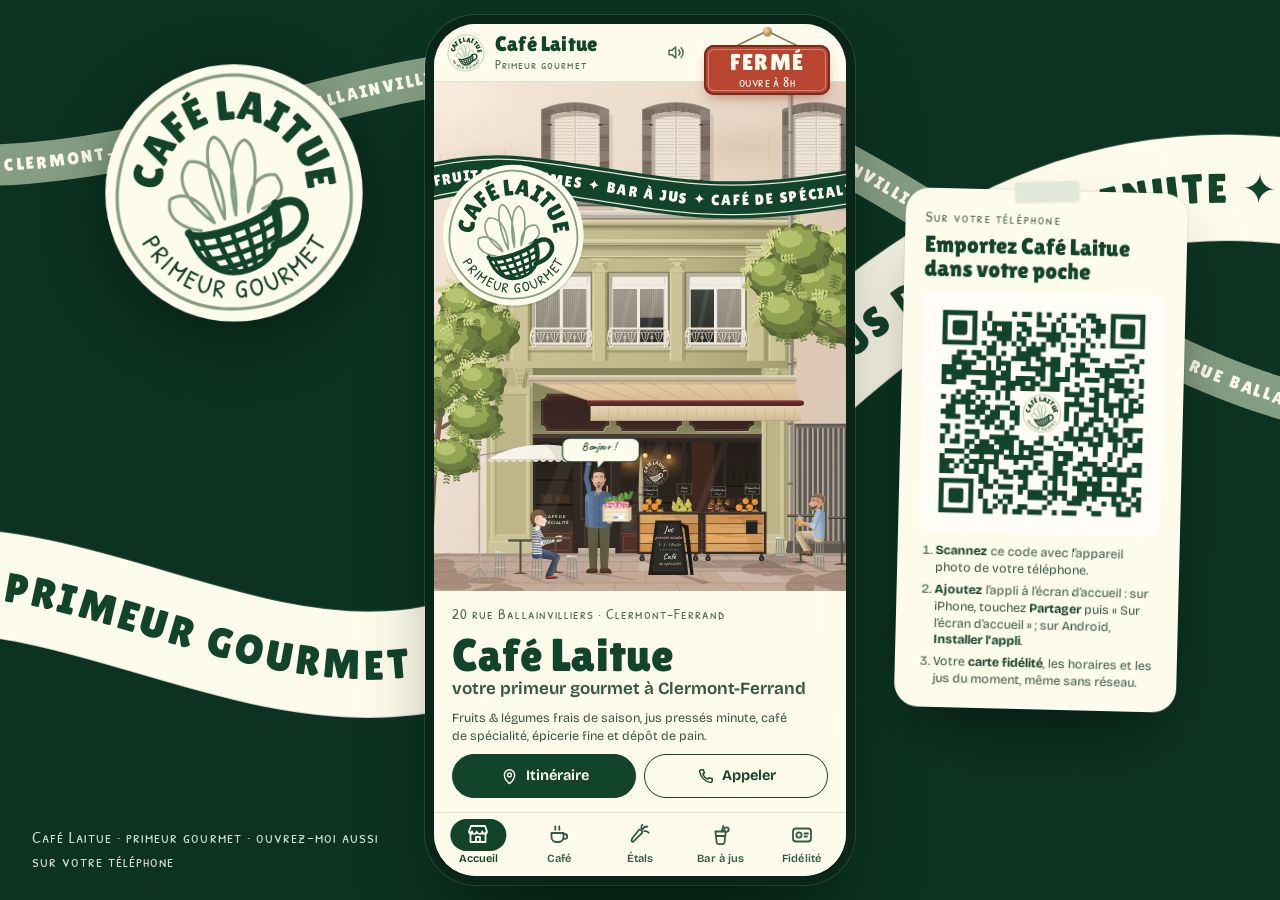
<file: index.html>
<!doctype html>
<html lang="fr-FR" class="no-js">
<head>
  <meta charset="utf-8">
  <meta name="viewport" content="width=device-width, initial-scale=1, viewport-fit=cover">
  <title>Café Laitue · Primeur gourmet, jus pressés & café de spécialité à Clermont-Ferrand</title>
  <meta name="description" content="Café Laitue, votre primeur gourmet au 20 rue Ballainvilliers à Clermont-Ferrand : fruits et légumes de saison, paniers à prix fixe, bar à jus pressés minute à composer, café de spécialité Kaduck, épicerie fine et pain Atelier Bon.">
  <link rel="canonical" href="https://maliciousmusic.github.io/cafe-laitue/">
  <meta name="robots" content="index, follow, max-image-preview:large, max-snippet:-1">
  <meta name="theme-color" content="#FDFBEB">
  <meta name="color-scheme" content="light only">
  <meta name="format-detection" content="telephone=no">

  <!-- Partage (Open Graph / réseaux) -->
  <meta property="og:type" content="website">
  <meta property="og:locale" content="fr_FR">
  <meta property="og:site_name" content="Café Laitue">
  <meta property="og:title" content="Café Laitue — Primeur gourmet à Clermont-Ferrand">
  <meta property="og:description" content="Fruits & légumes frais, jus pressés minute, café de spécialité, épicerie fine et dépôt de pain. 20 rue Ballainvilliers, Clermont-Ferrand.">
  <meta property="og:url" content="https://maliciousmusic.github.io/cafe-laitue/">
  <meta property="og:image" content="https://maliciousmusic.github.io/cafe-laitue/assets/img/og-cafe-laitue.jpg">
  <meta property="og:image:width" content="1200">
  <meta property="og:image:height" content="630">
  <meta property="og:image:alt" content="Le primeur de Café Laitue dans sa boutique de fruits et légumes, rue Ballainvilliers à Clermont-Ferrand">
  <meta name="twitter:card" content="summary_large_image">

  <!-- Référencement local -->
  <meta name="geo.region" content="FR-63">
  <meta name="geo.placename" content="Clermont-Ferrand">
  <meta name="geo.position" content="45.7754452;3.0865071">
  <meta name="ICBM" content="45.7754452, 3.0865071">

  <!-- Appli (PWA) -->
  <link rel="manifest" href="manifest.webmanifest">
  <link rel="icon" href="assets/icons/favicon.svg?v=2" type="image/svg+xml">
  <link rel="icon" href="assets/icons/favicon-32.png?v=2" sizes="32x32" type="image/png">
  <link rel="apple-touch-icon" href="assets/icons/apple-touch-icon.png?v=2">
  <meta name="mobile-web-app-capable" content="yes">
  <meta name="apple-mobile-web-app-capable" content="yes">
  <meta name="apple-mobile-web-app-title" content="Café Laitue">
  <meta name="apple-mobile-web-app-status-bar-style" content="default">

  <!-- Résumé pour les assistants IA -->
  <link rel="alternate" type="text/markdown" href="llms.txt" title="Café Laitue — résumé pour les IA">

  <link rel="preload" href="assets/fonts/lilita-one-400-latin.woff2" as="font" type="font/woff2" crossorigin>
  <link rel="preload" href="assets/fonts/bricolage-grotesque-400-800-latin.woff2" as="font" type="font/woff2" crossorigin>
  <link rel="preload" href="assets/fonts/patrick-hand-sc-400-latin.woff2" as="font" type="font/woff2" crossorigin>
  <link rel="stylesheet" href="assets/css/fonts.css">
  <link rel="stylesheet" href="assets/css/app.css">
  <link rel="modulepreload" href="assets/js/main.js">
  <link rel="modulepreload" href="assets/js/lib/motion.js">
  <link rel="modulepreload" href="assets/js/lib/sound.js">
  <link rel="modulepreload" href="assets/js/features/splash.js">
  <link rel="modulepreload" href="assets/js/lib/svg.js">
  <link rel="modulepreload" href="assets/js/features/hours.js">
  <link rel="modulepreload" href="assets/js/config.js">
  <link rel="modulepreload" href="assets/js/scenes/stamp.js">
  <link rel="modulepreload" href="assets/js/screens/home.js">
  <link rel="modulepreload" href="assets/js/scenes/storefront.js">
  <link rel="modulepreload" href="assets/js/scenes/ribbon.js">
  <link rel="modulepreload" href="assets/js/scenes/character.js">
  <link rel="modulepreload" href="assets/js/scenes/produce.js">
  <link rel="modulepreload" href="assets/js/data/season.js">
  <script>document.documentElement.classList.replace('no-js', 'js');</script>
  <script>
    // Écran d'ouverture : une fois par visite, en arrivant sur l'accueil (ni pour les robots,
    // ni si les animations sont réduites). « ?intro » dans l'adresse le force.
    (function () {
      try {
        var h = location.hash.slice(1);
        var force = /[?&]intro\b/.test(location.search);
        if (force || ((h === '' || h === 'accueil') && !sessionStorage.getItem('cl-splash') &&
            !/bot|crawl|spider|slurp|lighthouse|headless|pagespeed|preview|inspection|facebookexternalhit/i.test(navigator.userAgent) &&
            !matchMedia('(prefers-reduced-motion: reduce)').matches)) {
          sessionStorage.setItem('cl-splash', '1');
          document.documentElement.classList.add('has-splash');
        }
      } catch (e) {}
    })();
  </script>
  <script>
    // Après une mise en ligne, si la page tourne encore avec l'ancien code (servi par un ancien
    // service worker), on recharge une fois quand le nouveau prend la main. Le code à jour pose
    // window.__clFresh : rien à faire. Si l'écran d'ouverture n'a pas pu se jouer, on le rejoue.
    if ('serviceWorker' in navigator && navigator.serviceWorker.controller) {
      navigator.serviceWorker.addEventListener('controllerchange', function () {
        if (window.__clFresh || window.__clReloaded) return;
        window.__clReloaded = true;
        try {
          if (document.documentElement.classList.contains('has-splash')) sessionStorage.removeItem('cl-splash');
        } catch (e) {}
        location.reload();
      });
    }
  </script>

  <script type="application/ld+json">
  {
    "@context": "https://schema.org",
    "@graph": [
      {
        "@type": "WebSite",
        "@id": "https://maliciousmusic.github.io/cafe-laitue/#website",
        "url": "https://maliciousmusic.github.io/cafe-laitue/",
        "name": "Café Laitue",
        "inLanguage": "fr-FR",
        "publisher": { "@id": "https://maliciousmusic.github.io/cafe-laitue/#shop" }
      },
      {
        "@type": "WebPage",
        "@id": "https://maliciousmusic.github.io/cafe-laitue/#webpage",
        "url": "https://maliciousmusic.github.io/cafe-laitue/",
        "name": "Café Laitue · Primeur gourmet, jus pressés & café de spécialité à Clermont-Ferrand",
        "isPartOf": { "@id": "https://maliciousmusic.github.io/cafe-laitue/#website" },
        "about": { "@id": "https://maliciousmusic.github.io/cafe-laitue/#shop" },
        "primaryImageOfPage": "https://maliciousmusic.github.io/cafe-laitue/assets/img/og-cafe-laitue.jpg",
        "inLanguage": "fr-FR",
        "dateModified": "2026-10-01"
      },
      {
        "@type": ["GroceryStore", "CafeOrCoffeeShop"],
        "@id": "https://maliciousmusic.github.io/cafe-laitue/#shop",
        "name": "Café Laitue",
        "alternateName": ["Café Laitue — Primeur gourmet", "cafe.laitue"],
        "slogan": "Votre primeur gourmet",
        "founder": { "@type": "Person", "name": "Vincent", "jobTitle": "Primeur", "image": "https://maliciousmusic.github.io/cafe-laitue/assets/img/primeur-portrait-1080.webp" },
        "description": "Primeur gourmet au centre-ville de Clermont-Ferrand : fruits et légumes frais de saison, paniers de saison à prix fixe, bar à jus pressés minute à composer (3, 5 ou 7 ingrédients), cafés de spécialité torréfiés à Clermont par Kaduck Roaster, épicerie fine et dépôt de pain Atelier Bon.",
        "url": "https://maliciousmusic.github.io/cafe-laitue/",
        "logo": "https://maliciousmusic.github.io/cafe-laitue/assets/icons/icon-512.png",
        "image": [
          "https://maliciousmusic.github.io/cafe-laitue/assets/img/og-cafe-laitue.jpg",
          "https://maliciousmusic.github.io/cafe-laitue/assets/img/primeur-portrait-1080.webp",
          "https://maliciousmusic.github.io/cafe-laitue/assets/img/primeur-cagette-1080.webp"
        ],
        "telephone": "+33 4 73 92 16 42",
        "address": {
          "@type": "PostalAddress",
          "streetAddress": "20 rue Ballainvilliers",
          "postalCode": "63000",
          "addressLocality": "Clermont-Ferrand",
          "addressRegion": "Auvergne-Rhône-Alpes",
          "addressCountry": "FR"
        },
        "geo": { "@type": "GeoCoordinates", "latitude": 45.7754452, "longitude": 3.0865071 },
        "hasMap": "https://maps.google.com/?cid=11650842022247132401",
        "openingHoursSpecification": [
          {
            "@type": "OpeningHoursSpecification",
            "dayOfWeek": "https://schema.org/Monday",
            "opens": "14:00",
            "closes": "19:30"
          },
          {
            "@type": "OpeningHoursSpecification",
            "dayOfWeek": ["https://schema.org/Tuesday", "https://schema.org/Wednesday", "https://schema.org/Thursday", "https://schema.org/Friday", "https://schema.org/Saturday"],
            "opens": "08:00",
            "closes": "19:30"
          }
        ],
        "priceRange": "€",
        "currenciesAccepted": "EUR",
        "servesCuisine": ["Café de spécialité", "Jus de fruits pressés", "Matcha", "Chai"],
        "hasMenu": { "@id": "https://maliciousmusic.github.io/cafe-laitue/#menu" },
        "acceptsReservations": false,
        "amenityFeature": [
          { "@type": "LocationFeatureSpecification", "name": "Terrasse", "value": true },
          { "@type": "LocationFeatureSpecification", "name": "Boissons à emporter", "value": true }
        ],
        "areaServed": { "@type": "City", "name": "Clermont-Ferrand" },
        "knowsAbout": ["Fruits et légumes de saison", "Café de spécialité", "Latte art", "Jus de fruits et légumes pressés", "Épicerie fine"],
        "hasOfferCatalog": {
          "@type": "OfferCatalog",
          "name": "Au Café Laitue",
          "itemListElement": [
            { "@type": "OfferCatalog", "name": "Fruits et légumes frais de saison (origine France privilégiée)" },
            { "@type": "OfferCatalog", "name": "Paniers de saison à prix fixe (duo, famille, gourmand), avec idées de plats" },
            { "@type": "OfferCatalog", "name": "Bar à jus : jus pressés minute à composer, 3, 5 ou 7 ingrédients" },
            { "@type": "OfferCatalog", "name": "Cafés de spécialité Kaduck Roaster, torréfiés à Clermont-Ferrand" },
            { "@type": "OfferCatalog", "name": "Épicerie fine" },
            { "@type": "OfferCatalog", "name": "Dépôt de pain Atelier Bon (pain vivant)" }
          ]
        },
        "sameAs": [
          "https://www.instagram.com/cafe.laitue/",
          "https://maps.google.com/?cid=11650842022247132401"
        ]
      },
      {
        "@type": "Menu",
        "@id": "https://maliciousmusic.github.io/cafe-laitue/#menu",
        "name": "La carte : café et bar à jus",
        "inLanguage": "fr-FR",
        "hasMenuSection": [
          {
            "@type": "MenuSection",
            "name": "Cafés de spécialité, chauds ou glacés",
            "description": "Grains Kaduck Roaster, torréfiés à Clermont-Ferrand.",
            "hasMenuItem": [
              { "@type": "MenuItem", "name": "Expresso", "description": "Court et intense, surmonté d’une crème noisette.", "offers": [ { "@type": "Offer", "name": "Simple", "price": "1.80", "priceCurrency": "EUR" }, { "@type": "Offer", "name": "Double", "price": "3.00", "priceCurrency": "EUR" } ] },
              { "@type": "MenuItem", "name": "Cappuccino", "description": "Un tiers expresso, un tiers lait chaud, un tiers mousse onctueuse.", "offers": { "@type": "Offer", "price": "3.50", "priceCurrency": "EUR" } },
              { "@type": "MenuItem", "name": "V60", "description": "Café filtre préparé à la main, extraction douce et aromatique.", "offers": { "@type": "Offer", "price": "5.00", "priceCurrency": "EUR" } },
              { "@type": "MenuItem", "name": "Latte", "description": "Expresso et lait chauffé à la vapeur, fine micro-mousse. Chaud ou glacé.", "offers": { "@type": "Offer", "price": "4.00", "priceCurrency": "EUR" } },
              { "@type": "MenuItem", "name": "Flat white", "description": "Double ristretto et lait micro-moussé, texture soyeuse.", "offers": { "@type": "Offer", "price": "4.00", "priceCurrency": "EUR" } },
              { "@type": "MenuItem", "name": "Matcha latte", "description": "Thé vert matcha fouetté et lait mousseux, chaud ou glacé.", "offers": { "@type": "Offer", "price": "4.00", "priceCurrency": "EUR" } },
              { "@type": "MenuItem", "name": "Chai latte", "description": "Thé noir aux épices douces et lait mousseux.", "offers": { "@type": "Offer", "price": "4.00", "priceCurrency": "EUR" } }
            ]
          },
          {
            "@type": "MenuSection",
            "name": "Bar à jus : jus pressés minute à composer",
            "description": "Fruits, légumes, aromates et épices, pressés devant vous ; chaque ingrédient est présenté avec ses nutriments.",
            "hasMenuItem": [
              { "@type": "MenuItem", "name": "Jus composé, 3 ingrédients", "offers": { "@type": "Offer", "price": "4.50", "priceCurrency": "EUR" } },
              { "@type": "MenuItem", "name": "Jus composé, 5 ingrédients", "offers": { "@type": "Offer", "price": "5.50", "priceCurrency": "EUR" } },
              { "@type": "MenuItem", "name": "Jus composé, 7 ingrédients", "offers": { "@type": "Offer", "price": "6.50", "priceCurrency": "EUR" } },
              { "@type": "MenuItem", "name": "A.C.E.", "description": "Orange, carotte, citron.", "offers": { "@type": "Offer", "price": "4.00", "priceCurrency": "EUR" } },
              { "@type": "MenuItem", "name": "Détox", "description": "Pomme, carotte, citron, gingembre.", "offers": { "@type": "Offer", "price": "4.00", "priceCurrency": "EUR" } },
              { "@type": "MenuItem", "name": "P²", "description": "Pomme, poire.", "offers": { "@type": "Offer", "price": "4.00", "priceCurrency": "EUR" } },
              { "@type": "MenuItem", "name": "Ginger shot", "description": "Gingembre et citron pressés, en format shot." }
            ]
          }
        ]
      },
      {
        "@type": "FAQPage",
        "@id": "https://maliciousmusic.github.io/cafe-laitue/#faq",
        "mainEntity": [
          { "@type": "Question", "name": "Où se trouve Café Laitue ?", "acceptedAnswer": { "@type": "Answer", "text": "Café Laitue est au 20 rue Ballainvilliers, 63000 Clermont-Ferrand, en plein centre-ville, à deux pas du musée Bargoin et à quelques minutes à pied de la place de Jaude." } },
          { "@type": "Question", "name": "Quels sont les horaires de Café Laitue ?", "acceptedAnswer": { "@type": "Answer", "text": "Le lundi de 14h à 19h30, et du mardi au samedi de 8h à 19h30. Fermé le dimanche." } },
          { "@type": "Question", "name": "Que trouve-t-on chez Café Laitue ?", "acceptedAnswer": { "@type": "Answer", "text": "Des fruits et légumes frais de saison, un bar à jus pressés minute, des cafés de spécialité, une épicerie fine et un dépôt de pain Atelier Bon." } },
          { "@type": "Question", "name": "D’où vient le café servi chez Café Laitue ?", "acceptedAnswer": { "@type": "Answer", "text": "Le café de spécialité vient de Kaduck Roaster, un torréfacteur artisanal installé à Clermont-Ferrand. Il est servi en expresso, cappuccino, latte, flat white ou V60, chaud ou glacé." } },
          { "@type": "Question", "name": "Les jus sont-ils pressés à la demande ?", "acceptedAnswer": { "@type": "Answer", "text": "Oui, tous les jus sont pressés minute. Au bar à jus, on compose le sien avec 3, 5 ou 7 ingrédients (fruits, légumes, aromates, épices), ou on choisit un classique : A.C.E. (orange, carotte, citron), Détox (pomme, carotte, citron, gingembre), P² (pomme, poire) ou ginger shot." } },
          { "@type": "Question", "name": "Proposez-vous des paniers de fruits et légumes ?", "acceptedAnswer": { "@type": "Answer", "text": "Oui, des paniers de saison à prix fixe en trois formats (duo, famille, gourmand), composés avec les produits du moment et accompagnés d’idées de plats. Ils se réservent par téléphone au 04 73 92 16 42." } },
          { "@type": "Question", "name": "Peut-on consommer sur place ?", "acceptedAnswer": { "@type": "Answer", "text": "Oui, cafés et jus se dégustent en terrasse ou à emporter." } },
          { "@type": "Question", "name": "Café Laitue vend-il du pain ?", "acceptedAnswer": { "@type": "Answer", "text": "Oui, Café Laitue est dépôt de pain pour Atelier Bon, boulangerie de pain vivant : des pains de qualité proposés chaque jour." } },
          { "@type": "Question", "name": "Comment fonctionne la carte de fidélité ?", "acceptedAnswer": { "@type": "Answer", "text": "La carte de fidélité est gratuite, directement dans l’appli du site : pour la créer, il suffit de son nom et de son numéro de téléphone, qui restent sur le téléphone. À chaque boisson, le primeur tamponne votre carte ; au 10e tampon, une boisson est offerte." } }
        ]
      }
    ]
  }
  </script>
  <script type="module" src="assets/js/main.js"></script>
</head>
<body>
  <a class="skip" href="#main">Aller au contenu</a>
  <div class="backdrop" id="backdrop" aria-hidden="true"></div>
  <aside class="desk-install" aria-labelledby="t-desk-install">
    <p class="desk-install-eyebrow">Sur votre téléphone</p>
    <h2 id="t-desk-install">Emportez Café Laitue dans votre poche</h2>
    <div class="desk-qr" id="desk-qr"></div>
    <ol class="desk-steps">
      <li><strong>Scannez</strong> ce code avec l’appareil photo de votre téléphone.</li>
      <li><strong>Ajoutez</strong> l’appli à l’écran d’accueil : sur iPhone, touchez <strong>Partager</strong> puis «&nbsp;Sur l’écran d’accueil&nbsp;» ; sur Android, <strong>Installer l’appli</strong>.</li>
      <li>Votre <strong>carte fidélité</strong>, les horaires et les jus du moment, même sans réseau.</li>
    </ol>
    <button class="btn desk-install-btn" id="desk-install-btn" type="button" hidden>Installer sur cet ordinateur</button>
  </aside>

  <div class="app" id="app">
    <div class="splash" id="splash" role="dialog" aria-modal="true" aria-label="Bienvenue chez Café Laitue">
      <div class="splash-bg"></div>
      <div class="splash-veg" id="splash-veg" aria-hidden="true"></div>
      <div class="splash-logo"><div class="splash-dance"></div></div>
      <div class="splash-veg splash-veg--over" id="splash-veg-over" aria-hidden="true"></div>
      <div class="splash-actions">
        <button class="splash-enter is-sound" id="splash-enter" type="button" data-sfx="none">
          <svg class="i" viewBox="0 0 24 24" aria-hidden="true"><path d="M3.5 9.5h3.2L11 5.8v12.4l-4.3-3.7H3.5z"/><path d="M14.6 9.2a4 4 0 0 1 0 5.6M17.3 6.6a7.6 7.6 0 0 1 0 10.8"/></svg>
          <span>Entrer</span>
        </button>
        <button class="splash-alt" id="splash-alt" type="button" data-sfx="none">sans le son</button>
      </div>
    </div>

    <header class="topbar">
      <a class="brand" href="#accueil" aria-label="Café Laitue, retour à l’accueil">
        <span class="brand-mark" id="brand-mark" aria-hidden="true"></span>
        <span class="brand-text">
          <span class="brand-name">Café Laitue</span>
          <span class="brand-sub">Primeur gourmet</span>
        </span>
      </a>
      <button class="sound-btn" id="sound-toggle" type="button" aria-pressed="true" aria-label="Sons de l’appli" data-sfx="none" hidden>
        <svg class="i" viewBox="0 0 24 24" aria-hidden="true">
          <path d="M3.5 9.5h3.2L11 5.8v12.4l-4.3-3.7H3.5z"/>
          <path class="snd-on" d="M14.6 9.2a4 4 0 0 1 0 5.6M17.3 6.6a7.6 7.6 0 0 1 0 10.8"/>
          <path class="snd-off" d="M15 9.5l5 5M20 9.5l-5 5"/>
        </svg>
      </button>
      <button class="status" id="status" type="button" aria-haspopup="dialog" aria-controls="infos" aria-label="Horaires et infos pratiques">
        <span class="sign" aria-hidden="true">
          <svg class="sign-strings" viewBox="0 0 120 24"><path d="M60 5 23 23M60 5l37 18"/></svg>
          <span class="sign-board">
            <span class="sign-face sign-open"><b>Ouvert</b><small id="sign-open-sub">Horaires</small></span>
            <span class="sign-face sign-closed"><b>Fermé</b><small id="sign-closed-sub">à bientôt</small></span>
          </span>
          <span class="sign-nail"></span>
        </span>
        <span class="visually-hidden" id="status-text">Horaires</span>
      </button>
    </header>

    <main class="stage" id="main" tabindex="-1">

      <!-- ===================== ACCUEIL ===================== -->
      <section class="screen screen--home is-active" id="accueil" data-screen="accueil" aria-labelledby="t-accueil">
        <div class="hero">
          <div class="scene scene--storefront" id="scene-storefront" aria-hidden="true"></div>
          <div class="hero-ribbon" id="hero-ribbon" aria-hidden="true"></div>
          <button class="hero-stamp" id="hero-stamp" type="button" data-sfx="none" aria-label="Café Laitue, primeur gourmet — rejouer l’animation du tampon"></button>
        </div>
        <div class="home-body">
          <p class="eyebrow">20 rue Ballainvilliers · Clermont-Ferrand</p>
          <h1 id="t-accueil">
            <span class="h1-brand">Café Laitue</span>
            <span class="h1-sub">votre primeur gourmet à Clermont-Ferrand</span>
          </h1>
          <p class="lead">Fruits &amp; légumes frais de saison, jus pressés minute, café de spécialité, épicerie fine et dépôt de pain.</p>
          <div class="actions actions--2">
            <a class="btn btn--primary" href="https://www.google.com/maps/dir/?api=1&amp;destination=Caf%C3%A9%20Laitue%2C%2020%20rue%20Ballainvilliers%2C%2063000%20Clermont-Ferrand" target="_blank" rel="noopener">
              <svg class="i" viewBox="0 0 24 24" aria-hidden="true"><path d="M12 21s-6.5-5.6-6.5-11a6.5 6.5 0 0 1 13 0c0 5.4-6.5 11-6.5 11z"/><circle cx="12" cy="10" r="2.4"/></svg>
              Itinéraire
            </a>
            <a class="btn" href="tel:+33473921642">
              <svg class="i" viewBox="0 0 24 24" aria-hidden="true"><path d="M6.6 3.5h2.6l1.4 4.2-2 1.4a12 12 0 0 0 6.3 6.3l1.4-2 4.2 1.4v2.6a2 2 0 0 1-2.2 2A17 17 0 0 1 4.6 5.7a2 2 0 0 1 2-2.2z"/></svg>
              Appeler
            </a>
          </div>
        </div>
      </section>

      <!-- ===================== LE CAFÉ ===================== -->
      <section class="screen screen--bar" id="cafe" data-screen="cafe" aria-labelledby="t-cafe">
        <header class="screen-head">
          <p class="eyebrow">Le café</p>
          <h2 id="t-cafe">Cafés de spécialité, préparés sous vos yeux</h2>
        </header>

        <div class="bar-stage">
          <div class="scene scene--drink" id="scene-drink" aria-hidden="true"></div>
          <div class="drink-tools">
            <button class="round-btn" id="drink-prev" type="button" aria-label="Boisson précédente">
              <svg class="i" viewBox="0 0 24 24" aria-hidden="true"><path d="M14.5 5.5 8 12l6.5 6.5"/></svg>
            </button>
            <button class="toggle" id="drink-explode" type="button" aria-pressed="false" data-sfx="none">
              <svg class="i" viewBox="0 0 24 24" aria-hidden="true"><path d="M12 3v5M12 16v5M3 12h5M16 12h5M6 6l2.5 2.5M15.5 15.5 18 18M18 6l-2.5 2.5M8.5 15.5 6 18"/></svg>
              <span>Vue éclatée</span>
            </button>
            <button class="toggle" id="drink-iced" type="button" aria-pressed="false">
              <svg class="i" viewBox="0 0 24 24" aria-hidden="true"><path d="M12 2.5v19M4 7l16 10M20 7 4 17M9.5 4 12 6l2.5-2M9.5 20l2.5-2 2.5 2"/></svg>
              <span>Glacé</span>
            </button>
            <button class="round-btn" id="drink-next" type="button" aria-label="Boisson suivante">
              <svg class="i" viewBox="0 0 24 24" aria-hidden="true"><path d="M9.5 5.5 16 12l-6.5 6.5"/></svg>
            </button>
          </div>
        </div>

        <div class="process" role="group" aria-label="Préparation, étape par étape">
          <ol class="process-steps" id="process-steps"></ol>
          <div class="process-foot">
            <p class="process-sub" id="process-sub" aria-live="polite">Les ingrédients d’abord, puis la préparation pas à pas.</p>
            <button class="toggle" id="process-replay" type="button" hidden>
              <svg class="i" viewBox="0 0 24 24" aria-hidden="true"><path d="M4.5 12a7.5 7.5 0 1 0 2.3-5.4"/><path d="M4.2 4.5v4.2h4.2"/></svg>
              <span>Rejouer</span>
            </button>
          </div>
        </div>

        <div class="menu" id="carte">
          <h3 class="menu-title">La carte</h3>
          <ul class="menu-list">
            <li class="menu-item" data-drink="expresso">
              <button class="menu-row" type="button" aria-expanded="false"><span class="menu-name">Expresso</span><span class="menu-price">1,80 € <small>/ double 3 €</small></span></button>
              <p class="menu-desc">Court et intense, surmonté d’une crème noisette : le café de spécialité dans sa forme la plus pure.</p>
            </li>
            <li class="menu-item" data-drink="cappuccino">
              <button class="menu-row" type="button" aria-expanded="false"><span class="menu-name">Cappuccino</span><span class="menu-price">3,50 €</span></button>
              <p class="menu-desc">Un tiers expresso, un tiers lait chaud, un tiers mousse onctueuse. L’équilibre parfait.</p>
            </li>
            <li class="menu-item" data-drink="v60">
              <button class="menu-row" type="button" aria-expanded="false"><span class="menu-name">V60</span><span class="menu-price">5 €</span></button>
              <p class="menu-desc">Café filtre préparé à la main : une extraction douce qui révèle les arômes du grain. Chaud ou glacé.</p>
            </li>
            <li class="menu-item" data-drink="latte">
              <button class="menu-row" type="button" aria-expanded="false"><span class="menu-name">Latte</span><span class="menu-price">4 €</span></button>
              <p class="menu-desc">Expresso et lait chauffé à la vapeur, fine couche de micro-mousse. Chaud ou glacé.</p>
            </li>
            <li class="menu-item" data-drink="flatwhite">
              <button class="menu-row" type="button" aria-expanded="false"><span class="menu-name">Flat white</span><span class="menu-price">4 €</span></button>
              <p class="menu-desc">Double ristretto et lait micro-moussé : plus de café, moins de mousse, une texture soyeuse.</p>
            </li>
            <li class="menu-item" data-drink="matcha">
              <button class="menu-row" type="button" aria-expanded="false"><span class="menu-name">Matcha latte</span><span class="menu-price">4 €</span></button>
              <p class="menu-desc">Thé vert matcha fouetté et lait mousseux : doux, gourmand, sans amertume. Chaud ou glacé.</p>
            </li>
            <li class="menu-item" data-drink="chai">
              <button class="menu-row" type="button" aria-expanded="false"><span class="menu-name">Chai latte</span><span class="menu-price">4 €</span></button>
              <p class="menu-desc">Thé noir aux épices douces et lait mousseux, une pointe de cannelle. Chaud ou glacé.</p>
            </li>
          </ul>
        </div>

        <aside class="beans" aria-label="Nos grains">
          <svg class="i" viewBox="0 0 24 24" aria-hidden="true"><ellipse cx="12" cy="12" rx="6.6" ry="9" transform="rotate(32 12 12)"/><path d="M15.6 5.6c-4.6 2.4-2.6 9.2-7.2 12.8"/></svg>
          <p><strong>Nos grains : Kaduck Roaster</strong> Cafés de spécialité torréfiés à Clermont-Ferrand, moulus à la minute pour chaque tasse.</p>
        </aside>
      </section>

      <!-- ===================== ÉTALS ===================== -->
      <section class="screen screen--stalls" id="etals" data-screen="etals" aria-labelledby="t-etals">
        <header class="screen-head">
          <p class="eyebrow">Les étals</p>
          <h2 id="t-etals">Fruits &amp; légumes de saison</h2>
        </header>

        <div class="months" id="months" role="tablist" aria-label="Choisir un mois"></div>

        <div class="stalls-stage">
          <div class="scene scene--shelves" id="scene-shelves" aria-hidden="true"></div>
          <div class="produce-card" id="produce-card" aria-live="polite" hidden>
            <p class="produce-name" id="produce-name"></p>
            <p class="produce-season" id="produce-season"></p>
            <p class="produce-tip" id="produce-tip"></p>
          </div>
        </div>

        <p class="season-line" id="season-line">Choisis chaque jour, origine France privilégiée : les étals suivent les saisons.</p>

        <section class="baskets-wrap" aria-labelledby="t-paniers">
          <header class="baskets-head">
            <h3 id="t-paniers">Les paniers de saison</h3>
            <p id="baskets-month">Prix fixe, composés avec les produits du mois, et des idées de plats pour tout cuisiner.</p>
          </header>
          <ul class="baskets" id="baskets"></ul>
          <p class="baskets-note">Composition indicative, selon les arrivages du jour.</p>
        </section>

        <ul class="cards">
          <li class="card">
            <span class="card-ico" aria-hidden="true"><svg viewBox="0 0 32 32"><path d="M9 8h14l-2 19a2 2 0 0 1-2 1.8h-6A2 2 0 0 1 11 27z" fill="#F4972E"/><path d="M9.3 8h13.4l-.5 5H9.8z" fill="#FDFBEB" opacity=".55"/><path d="M19 2.5 17.6 15" stroke="#12432B" stroke-width="1.8" stroke-linecap="round"/><circle cx="22.5" cy="8" r="4" fill="#F4D23C" stroke="#12432B" stroke-width="1.2"/><path d="M9 8h14l-2 19a2 2 0 0 1-2 1.8h-6A2 2 0 0 1 11 27z" fill="none" stroke="#12432B" stroke-width="1.6" stroke-linejoin="round"/></svg></span>
            <h3><a class="card-link" href="#jus">Le bar à jus <span aria-hidden="true">→</span></a></h3>
            <p>Composez votre jus : 3, 5 ou 7 ingrédients pressés minute, avec leurs bienfaits.</p>
          </li>
          <li class="card">
            <span class="card-ico" aria-hidden="true"><svg viewBox="0 0 32 32"><rect x="8" y="10" width="16" height="18" rx="3" fill="#E0A93B"/><rect x="7" y="5.5" width="18" height="5.5" rx="1.5" fill="#12432B"/><rect x="11" y="15" width="10" height="7" rx="1" fill="#FDFBEB"/><rect x="8" y="10" width="16" height="18" rx="3" fill="none" stroke="#12432B" stroke-width="1.6"/></svg></span>
            <h3>Épicerie fine</h3>
            <p>Douceurs, conserves, vins : une sélection gourmande pour compléter le panier.</p>
          </li>
          <li class="card">
            <span class="card-ico" aria-hidden="true"><svg viewBox="0 0 32 32"><path d="M4 20c0-6 5.4-10 12-10s12 4 12 10c0 2-1.5 4-4 4H8c-2.5 0-4-2-4-4z" fill="#D9A45A" stroke="#12432B" stroke-width="1.6"/><path d="M10 14l3 5M15.5 12.5l1.5 6M21 13.5l1 5" stroke="#8A5A2A" stroke-width="1.6" stroke-linecap="round"/></svg></span>
            <h3>Dépôt de pain</h3>
            <p>Les pains d’<strong>Atelier Bon</strong>, pain vivant, proposés chaque jour.</p>
          </li>
        </ul>

        <details class="calendar">
          <summary>Calendrier complet des fruits et légumes de saison</summary>
          <!-- saison:start -->
          <table class="season-table">
            <caption>Fruits et légumes de saison mois par mois, chez Café Laitue à Clermont-Ferrand</caption>
            <thead><tr><th scope="col">Mois</th><th scope="col">Fruits</th><th scope="col">Légumes</th></tr></thead>
            <tbody>
            <tr data-month="1"><th scope="row">Janvier</th><td>clémentine, kiwi, orange, poire, pomme</td><td>betterave, butternut &amp; potimarron, carotte, céleri-rave, chou, chou-fleur, endive, mâche, navet, panais, poireau</td></tr>
            <tr data-month="2"><th scope="row">Février</th><td>clémentine, kiwi, orange, poire, pomme</td><td>betterave, butternut &amp; potimarron, carotte, céleri-rave, chou, chou-fleur, endive, mâche, navet, panais, poireau</td></tr>
            <tr data-month="3"><th scope="row">Mars</th><td>kiwi, orange, poire, pomme</td><td>betterave, carotte, céleri-rave, chou, chou-fleur, endive, épinard, mâche, navet, panais, poireau, radis</td></tr>
            <tr data-month="4"><th scope="row">Avril</th><td>fraise, kiwi, orange, pomme, rhubarbe</td><td>asperge, carotte, chou-fleur, endive, épinard, laitue, poireau, radis</td></tr>
            <tr data-month="5"><th scope="row">Mai</th><td>cerise, fraise, rhubarbe</td><td>artichaut, asperge, carotte, concombre, épinard, laitue, petits pois, radis</td></tr>
            <tr data-month="6"><th scope="row">Juin</th><td>abricot, cerise, fraise, framboise, melon, pêche &amp; nectarine, rhubarbe</td><td>artichaut, asperge, aubergine, brocoli, carotte, concombre, courgette, fenouil, haricot vert, laitue, petits pois, radis, tomate</td></tr>
            <tr data-month="7"><th scope="row">Juillet</th><td>abricot, cerise, fraise, framboise, melon, myrtille, pastèque, pêche &amp; nectarine, prune &amp; mirabelle</td><td>artichaut, aubergine, betterave, brocoli, carotte, concombre, courgette, fenouil, haricot vert, laitue, petits pois, poivron, radis, tomate</td></tr>
            <tr data-month="8"><th scope="row">Août</th><td>abricot, figue, framboise, melon, myrtille, pastèque, pêche &amp; nectarine, poire, pomme, prune &amp; mirabelle, raisin</td><td>artichaut, aubergine, betterave, brocoli, carotte, concombre, courgette, fenouil, haricot vert, laitue, poivron, radis, tomate</td></tr>
            <tr data-month="9"><th scope="row">Septembre</th><td>figue, framboise, melon, myrtille, pastèque, pêche &amp; nectarine, poire, pomme, prune &amp; mirabelle, raisin</td><td>artichaut, aubergine, betterave, brocoli, butternut &amp; potimarron, carotte, céleri-rave, chou-fleur, concombre, courgette, épinard, fenouil, haricot vert, laitue, patate douce, poireau, poivron, radis, tomate</td></tr>
            <tr data-month="10"><th scope="row">Octobre</th><td>châtaigne, coing, figue, poire, pomme, raisin</td><td>betterave, brocoli, butternut &amp; potimarron, carotte, céleri-rave, chou, chou-fleur, endive, épinard, fenouil, laitue, mâche, navet, panais, patate douce, poireau, poivron, radis, tomate</td></tr>
            <tr data-month="11"><th scope="row">Novembre</th><td>châtaigne, clémentine, coing, kiwi, poire, pomme</td><td>betterave, brocoli, butternut &amp; potimarron, carotte, céleri-rave, chou, chou-fleur, endive, épinard, fenouil, mâche, navet, panais, patate douce, poireau</td></tr>
            <tr data-month="12"><th scope="row">Décembre</th><td>châtaigne, clémentine, coing, kiwi, orange, poire, pomme</td><td>betterave, butternut &amp; potimarron, carotte, céleri-rave, chou, chou-fleur, endive, mâche, navet, panais, patate douce, poireau</td></tr>
            </tbody>
          </table>
          <!-- saison:end -->
        </details>
      </section>

      <!-- ===================== BAR À JUS ===================== -->
      <section class="screen screen--juice" id="jus" data-screen="jus" aria-labelledby="t-jus">
        <div class="jb-stage">
          <div class="scene scene--juicebar" id="scene-juicebar" aria-hidden="true"></div>
          <figure class="portrait-photo" id="portrait-photo" hidden>
            <img src="assets/img/primeur-portrait-540.webp"
                 srcset="assets/img/primeur-portrait-540.webp 540w, assets/img/primeur-portrait-1080.webp 1080w"
                 sizes="(min-width: 900px) 420px, 100vw"
                 width="1080" height="1350" loading="lazy" decoding="async"
                 alt="Vincent, le primeur de Café Laitue, sourire aux lèvres, tient une cagette de radis devant les étals de sa boutique rue Ballainvilliers à Clermont-Ferrand.">
          </figure>
          <button class="photo-toggle" id="photo-toggle" type="button" aria-pressed="false">
            <svg class="i" viewBox="0 0 24 24" aria-hidden="true"><rect x="3" y="6.5" width="18" height="13" rx="3"/><circle cx="12" cy="13" r="3.4"/><path d="M8.5 6.5 10 4h4l1.5 2.5"/></svg>
            <span>Vincent en vrai</span>
          </button>
        </div>

        <div class="jb-panel" id="jb-panel">
          <header class="screen-head">
            <p class="eyebrow">Le bar à jus</p>
            <h2 id="t-jus">Compose ton jus, pressé minute</h2>
          </header>
          <p class="jb-lead">Choisis 3, 5 ou 7 ingrédients&nbsp;: Vincent les presse devant toi, et tu vois tout de suite ce qu’ils t’apportent.</p>

          <div class="jb-tiers" id="jb-tiers" role="radiogroup" aria-label="Taille du jus">
            <button type="button" role="radio" aria-checked="true" data-n="3"><b>3</b><span>ingrédients</span><em>4,50 €</em></button>
            <button type="button" role="radio" aria-checked="false" data-n="5"><b>5</b><span>ingrédients</span><em>5,50 €</em></button>
            <button type="button" role="radio" aria-checked="false" data-n="7"><b>7</b><span>ingrédients</span><em>6,50 €</em></button>
          </div>

          <div class="jb-cup">
            <ol class="jb-slots" id="jb-slots" aria-label="Ton verre"></ol>
            <div class="jb-summary" aria-live="polite">
              <p class="jb-name" id="jb-name">Ton jus</p>
              <p class="jb-price" id="jb-price">3 ingrédients · 4,50 €</p>
            </div>
            <button class="round-btn" id="jb-reset" type="button" aria-label="Vider le verre" data-sfx="none"><svg class="i" viewBox="0 0 24 24" aria-hidden="true"><path d="M4 7h16M9 7V4.5h6V7M6.5 7l1 12.5h9l1-12.5"/></svg></button>
          </div>

          <div class="jb-benefits">
            <div class="jb-taste" id="jb-taste" aria-label="Profil de goût"></div>
            <ul class="jb-nutrients" id="jb-nutrients" aria-live="polite"></ul>
            <p class="jb-note">Bienfaits des ingrédients frais. Une alimentation variée et équilibrée et un mode de vie sain sont importants pour la santé.</p>
            <button class="btn btn--primary btn--wide" id="jb-show" type="button" disabled>Montrer ma recette au comptoir</button>
          </div>

          <div class="jb-groups" id="jb-groups" role="tablist" aria-label="Familles d’ingrédients">
            <button type="button" role="tab" aria-selected="true" data-group="fruit">Fruits</button>
            <button type="button" role="tab" aria-selected="false" data-group="legume">Légumes</button>
            <button type="button" role="tab" aria-selected="false" data-group="aromate">Aromates</button>
            <button type="button" role="tab" aria-selected="false" data-group="epice">Épices &amp; +</button>
          </div>
          <ul class="jb-list" id="jb-list" aria-label="Ingrédients"></ul>

          <section class="jb-classics" aria-labelledby="t-classics">
            <h3 id="t-classics">Les classiques de l’ardoise</h3>
            <ul class="jb-classic-list">
              <li><button type="button" class="jb-classic" data-classic="ace"><b>A.C.E.</b><span>Orange, carotte, citron</span><em>4 €</em></button></li>
              <li><button type="button" class="jb-classic" data-classic="detox"><b>Détox</b><span>Pomme, carotte, citron, gingembre</span><em>4 €</em></button></li>
              <li><button type="button" class="jb-classic" data-classic="p2"><b>P²</b><span>Pomme, poire</span><em>4 €</em></button></li>
              <li><button type="button" class="jb-classic" data-classic="ginger"><b>Ginger shot</b><span>Gingembre pressé, en shot</span><em>shot</em></button></li>
            </ul>
          </section>

          <div class="owner-body">
            <p class="eyebrow">Votre primeur</p>
            <h3 class="owner-title">Derrière le comptoir, Vincent</h3>
            <p>Au Café Laitue, c’est Vincent lui-même qui choisit les fruits et légumes, prépare votre café et presse vos jus à la minute. Un conseil, une recette, un fruit à goûter&nbsp;: ici, on prend le temps.</p>
            <ul class="values">
              <li><svg viewBox="0 0 24 24" aria-hidden="true"><path d="M5 19C4 11 9 5 19 4c1 9-4 15-14 15z" fill="#7DB356" stroke="#12432B" stroke-width="1.4"/><path d="M5 19c4-5 7-8 11-11" stroke="#12432B" stroke-width="1.3" fill="none" stroke-linecap="round"/></svg> Fruits &amp; légumes de saison</li>
              <li><svg viewBox="0 0 24 24" aria-hidden="true"><rect x="3" y="6" width="6" height="12" fill="#2E4F8C"/><rect x="9" y="6" width="6" height="12" fill="#FDFBEB"/><rect x="15" y="6" width="6" height="12" fill="#D9453F"/><rect x="3" y="6" width="18" height="12" rx="1.5" fill="none" stroke="#12432B" stroke-width="1.2"/></svg> Origine France privilégiée</li>
              <li><svg viewBox="0 0 24 24" aria-hidden="true"><ellipse cx="12" cy="12" rx="6.5" ry="8.5" transform="rotate(35 12 12)" fill="#6B3A1E" stroke="#12432B" stroke-width="1.2"/><path d="M8.6 17c2.4-3 1.2-7 6.6-10" stroke="#C9955E" stroke-width="1.4" fill="none" stroke-linecap="round"/></svg> Café torréfié à Clermont</li>
              <li><svg viewBox="0 0 24 24" aria-hidden="true"><path d="M12 21.5V8" stroke="#12432B" stroke-width="1.4" stroke-linecap="round"/><g fill="#E0A93B" stroke="#12432B" stroke-width="1"><ellipse cx="9.4" cy="9" rx="2" ry="3.2" transform="rotate(-30 9.4 9)"/><ellipse cx="14.6" cy="9" rx="2" ry="3.2" transform="rotate(30 14.6 9)"/><ellipse cx="9.4" cy="14" rx="2" ry="3.2" transform="rotate(-30 9.4 14)"/><ellipse cx="14.6" cy="14" rx="2" ry="3.2" transform="rotate(30 14.6 14)"/><ellipse cx="12" cy="5" rx="1.8" ry="3"/></g></svg> Pain vivant Atelier Bon</li>
            </ul>
            <div class="actions actions--2">
              <a class="btn btn--primary" href="https://maps.google.com/?cid=11650842022247132401" target="_blank" rel="noopener">
                <svg class="i" viewBox="0 0 24 24" aria-hidden="true"><path d="m12 3.5 2.6 5.3 5.8.8-4.2 4.1 1 5.8-5.2-2.7-5.2 2.7 1-5.8-4.2-4.1 5.8-.8z"/></svg>
                Laisser un avis
              </a>
              <a class="btn" href="https://www.instagram.com/cafe.laitue/" target="_blank" rel="noopener me">
                <svg class="i" viewBox="0 0 24 24" aria-hidden="true"><rect x="3.5" y="3.5" width="17" height="17" rx="5"/><circle cx="12" cy="12" r="4"/><circle cx="17.2" cy="6.8" r=".6"/></svg>
                @cafe.laitue
              </a>
            </div>
          </div>
        </div>
      </section>

      <!-- ===================== FIDÉLITÉ ===================== -->
      <section class="screen screen--loyalty" id="fidelite" data-screen="fidelite" aria-labelledby="t-fidelite">
        <header class="screen-head">
          <p class="eyebrow">Carte fidélité</p>
          <h2 id="t-fidelite">Dix légumes dans le panier, une boisson offerte</h2>
        </header>

        <div class="lcard" id="lcard">
          <div class="lbasket" id="lbasket"></div>
          <p class="lcard-foot"><span id="lcard-foot">Encore 10 boissons avant la prochaine offerte.</span> <button class="lcard-edit" id="lcard-edit" type="button" hidden>Modifier</button></p>
        </div>

        <form class="lform" id="lform" novalidate hidden>
          <p class="lform-title" id="lform-title">Créez votre carte</p>
          <p class="lform-text" id="lform-text">Il suffit de votre nom et de votre numéro de téléphone : ils s’inscrivent sur la carte et restent sur ce téléphone.</p>
          <label class="field">
            <span class="field-label">Prénom et nom</span>
            <input id="lf-name" name="name" type="text" autocomplete="name" autocapitalize="words" maxlength="32" required placeholder="Lucie Martin" enterkeyhint="next">
          </label>
          <label class="field">
            <span class="field-label">Téléphone</span>
            <input id="lf-tel" name="tel" type="tel" autocomplete="tel" inputmode="tel" maxlength="20" required placeholder="06 12 34 56 78" enterkeyhint="done">
          </label>
          <p class="lform-error" id="lf-error" role="alert" hidden></p>
          <div class="lform-actions">
            <button class="btn btn--primary btn--wide" type="submit" id="lf-submit">
              <svg class="i" viewBox="0 0 24 24" aria-hidden="true"><path d="M15.5 4.5l4 4L9 19H5v-4z"/><path d="M13 7l4 4"/></svg>
              <span id="lf-submit-text">Créer ma carte</span>
            </button>
            <button class="btn" type="button" id="lf-cancel" hidden>Annuler</button>
          </div>
        </form>

        <div class="actions actions--2" id="lactions">
          <button class="btn btn--primary" id="btn-stamp" type="button">
            <svg class="i" viewBox="0 0 24 24" aria-hidden="true"><path d="M9 3.5h6l-1 6h3.5a2 2 0 0 1 2 2V14H4.5v-2.5a2 2 0 0 1 2-2H10z"/><path d="M4.5 17.5h15"/></svg>
            Faire tamponner
          </button>
          <button class="btn" id="btn-reward" type="button" disabled>
            <svg class="i" viewBox="0 0 24 24" aria-hidden="true"><rect x="3.5" y="9" width="17" height="11" rx="2"/><path d="M12 9v11M3.5 13h17M12 9C10 5 6.5 5.5 7 7.5S12 9 12 9zM12 9c2-4 5.5-3.5 5-1.5S12 9 12 9z"/></svg>
            Boisson offerte
          </button>
        </div>

        <ol class="steps">
          <li><strong>Créez</strong> votre carte avec votre nom et votre numéro de téléphone.</li>
          <li><strong>Commandez</strong> un café ou un jus et montrez cette carte : le primeur la tamponne avec son code.</li>
          <li>À chaque boisson, <strong>un légume</strong> est tamponné dans votre panier ; au <strong>10e tampon</strong>, votre boisson est offerte.</li>
        </ol>

        <div class="install" id="install">
          <button class="btn btn--ghost" id="btn-install" type="button" hidden>
            <svg class="i" viewBox="0 0 24 24" aria-hidden="true"><rect x="4" y="4" width="16" height="16" rx="4"/><path d="M12 8.5v7M8.5 12h7"/></svg>
            Ajouter à l’écran d’accueil
          </button>
          <p class="install-note">Gratuit. Votre nom, votre numéro et vos tampons restent sur ce téléphone.</p>
        </div>
      </section>
    </main>

    <div class="install-nudge" id="install-nudge" role="region" aria-labelledby="t-nudge" hidden>
      <img class="nudge-icon" src="assets/icons/icon-192.png?v=2" alt="" width="44" height="44">
      <div class="nudge-text">
        <p class="nudge-title" id="t-nudge">L’appli sur votre écran d’accueil</p>
        <p class="nudge-sub">Votre carte fidélité toujours à portée de main.</p>
      </div>
      <button class="btn btn--primary nudge-go" id="nudge-go" type="button">Ajouter</button>
      <button class="nudge-close" id="nudge-close" type="button" aria-label="Plus tard"><svg class="i" viewBox="0 0 24 24" aria-hidden="true"><path d="M6 6l12 12M18 6 6 18"/></svg></button>
    </div>

    <nav class="tabbar" aria-label="Navigation principale">
      <span class="tab-pill" aria-hidden="true"></span>
      <a class="tab" href="#accueil" data-tab="accueil" aria-current="page">
        <svg class="i" viewBox="0 0 24 24" aria-hidden="true"><path d="M4.5 10.5V20h15v-9.5"/><path d="M3 9.5 5 4h14l2 5.5c0 1.4-1.1 2.3-2.4 2.3s-2.3-.9-2.3-2.3c0 1.4-1.1 2.3-2.4 2.3S10.6 10.9 10.6 9.5c0 1.4-1 2.3-2.3 2.3S6 10.9 6 9.5c0 1.4-1 2.3-1.5 2.3S3 10.9 3 9.5z"/><path d="M10 20v-5h4v5"/></svg>
        <span>Accueil</span>
      </a>
      <a class="tab" href="#cafe" data-tab="cafe">
        <svg class="i" viewBox="0 0 24 24" aria-hidden="true"><path d="M4.5 10h12v4a5 5 0 0 1-5 5h-2a5 5 0 0 1-5-5z"/><path d="M16.5 11h1.3a2.4 2.4 0 0 1 0 4.8h-1.8"/><path d="M8.3 3.5c-.9 1 .9 2 0 3.3M12.3 3.5c-.9 1 .9 2 0 3.3"/></svg>
        <span>Café</span>
      </a>
      <a class="tab" href="#etals" data-tab="etals">
        <svg class="i" viewBox="0 0 24 24" aria-hidden="true"><path d="M14.2 9.8 5.6 18.4c-.8.8-2.1.2-2-.9.1-1 .5-2 1.1-2.8l6.3-8a2.6 2.6 0 0 1 3.2 3.1z"/><path d="M14.8 6.2c.7-1.7 2.3-2.7 4.5-2.7M16.3 8.2c1.6-.4 3.3.2 4.3 1.6M13.4 5.6c-.4-1.4 0-2.9 1-4"/></svg>
        <span>Étals</span>
      </a>
      <a class="tab" href="#jus" data-tab="jus">
        <svg class="i" viewBox="0 0 24 24" aria-hidden="true"><path d="M6.4 8.5h10.4l-1.3 11a1.8 1.8 0 0 1-1.8 1.6H9.5a1.8 1.8 0 0 1-1.8-1.6z"/><path d="M7 13h9.2"/><path d="M12.6 8.5 14.4 2.8"/><circle cx="17.4" cy="6.6" r="2.3"/></svg>
        <span>Bar à jus</span>
      </a>
      <a class="tab" href="#fidelite" data-tab="fidelite">
        <svg class="i" viewBox="0 0 24 24" aria-hidden="true"><rect x="3" y="5.5" width="18" height="13" rx="3"/><circle cx="9" cy="12" r="2.6"/><path d="M14.5 10.5h3.5M14.5 13.5h2.5"/></svg>
        <span>Fidélité</span>
      </a>
    </nav>
  </div>

  <!-- ===================== INFOS PRATIQUES ===================== -->
  <dialog class="sheet" id="infos" aria-labelledby="t-infos">
    <div class="sheet-inner">
      <div class="sheet-grip" aria-hidden="true"></div>
      <header class="sheet-head">
        <h2 id="t-infos">Infos pratiques</h2>
        <button class="round-btn" type="button" data-close aria-label="Fermer">
          <svg class="i" viewBox="0 0 24 24" aria-hidden="true"><path d="M6 6l12 12M18 6 6 18"/></svg>
        </button>
      </header>

      <div class="nap">
        <address>
          <strong>Café Laitue</strong><br>
          20 rue Ballainvilliers<br>
          63000 Clermont-Ferrand
        </address>
        <p class="nap-access">En plein centre-ville, à deux pas du musée Bargoin et à quelques minutes à pied de la place de Jaude.</p>
        <div class="actions actions--3">
          <a class="btn btn--primary" href="https://www.google.com/maps/dir/?api=1&amp;destination=Caf%C3%A9%20Laitue%2C%2020%20rue%20Ballainvilliers%2C%2063000%20Clermont-Ferrand" target="_blank" rel="noopener">Google Maps</a>
          <a class="btn" href="https://maps.apple.com/?q=Caf%C3%A9%20Laitue&amp;address=20%20rue%20Ballainvilliers%2C%2063000%20Clermont-Ferrand&amp;ll=45.7754452,3.0865071" target="_blank" rel="noopener">Plans</a>
          <a class="btn" href="tel:+33473921642">04 73 92 16 42</a>
        </div>
      </div>

      <h3>Horaires</h3>
      <table class="hours" id="hours-table">
        <caption class="visually-hidden">Horaires d’ouverture de Café Laitue</caption>
        <tbody>
          <tr data-day="1"><th scope="row">Lundi</th><td><time datetime="14:00">14h</time> – <time datetime="19:30">19h30</time></td></tr>
          <tr data-day="2"><th scope="row">Mardi</th><td><time datetime="08:00">8h</time> – <time datetime="19:30">19h30</time></td></tr>
          <tr data-day="3"><th scope="row">Mercredi</th><td><time datetime="08:00">8h</time> – <time datetime="19:30">19h30</time></td></tr>
          <tr data-day="4"><th scope="row">Jeudi</th><td><time datetime="08:00">8h</time> – <time datetime="19:30">19h30</time></td></tr>
          <tr data-day="5"><th scope="row">Vendredi</th><td><time datetime="08:00">8h</time> – <time datetime="19:30">19h30</time></td></tr>
          <tr data-day="6"><th scope="row">Samedi</th><td><time datetime="08:00">8h</time> – <time datetime="19:30">19h30</time></td></tr>
          <tr data-day="0"><th scope="row">Dimanche</th><td>Fermé</td></tr>
        </tbody>
      </table>

      <h3>Questions fréquentes</h3>
      <div class="faq">
        <details>
          <summary>Que trouve-t-on chez Café Laitue&nbsp;?</summary>
          <p>Des fruits et légumes frais de saison, un bar à jus pressés minute, des cafés de spécialité, une épicerie fine et un dépôt de pain Atelier Bon.</p>
        </details>
        <details>
          <summary>D’où vient le café&nbsp;?</summary>
          <p>De Kaduck Roaster, torréfacteur artisanal à Clermont-Ferrand. Il est servi en expresso, cappuccino, latte, flat white ou V60, chaud ou glacé.</p>
        </details>
        <details>
          <summary>Les jus sont-ils pressés à la demande&nbsp;?</summary>
          <p>Oui, tous nos jus sont pressés minute. Au bar à jus, composez le vôtre avec 3, 5 ou 7 ingrédients (fruits, légumes, aromates, épices), ou choisissez un classique&nbsp;: A.C.E. (orange, carotte, citron), Détox (pomme, carotte, citron, gingembre), P² (pomme, poire) ou ginger shot.</p>
        </details>
        <details>
          <summary>Proposez-vous des paniers de fruits et légumes&nbsp;?</summary>
          <p>Oui, des paniers de saison à prix fixe en trois formats (duo, famille, gourmand), composés avec les produits du moment et accompagnés d’idées de plats. Ils se réservent par téléphone au 04&nbsp;73&nbsp;92&nbsp;16&nbsp;42.</p>
        </details>
        <details>
          <summary>Peut-on consommer sur place&nbsp;?</summary>
          <p>Oui, en terrasse, ou à emporter.</p>
        </details>
        <details>
          <summary>Vendez-vous du pain&nbsp;?</summary>
          <p>Oui, nous sommes dépôt de pain pour Atelier Bon, boulangerie de pain vivant, avec des pains proposés chaque jour.</p>
        </details>
        <details>
          <summary>Comment fonctionne la carte de fidélité&nbsp;?</summary>
          <p>Elle est gratuite, dans l’onglet Fidélité&nbsp;: pour la créer, il suffit de votre nom et de votre numéro de téléphone, qui restent sur votre téléphone. À chaque boisson, le primeur tamponne votre carte&nbsp;; au 10e tampon, une boisson est offerte.</p>
        </details>
      </div>

      <footer class="sheet-foot">
        <a href="https://www.instagram.com/cafe.laitue/" target="_blank" rel="noopener me">Instagram @cafe.laitue</a>
        <a href="mentions-legales.html">Mentions légales</a>
      </footer>
    </div>
  </dialog>

  <!-- ===================== MA RECETTE (à montrer au comptoir) ===================== -->
  <dialog class="sheet sheet--ticket" id="ticket" aria-labelledby="t-ticket">
    <div class="sheet-inner">
      <div class="sheet-grip" aria-hidden="true"></div>
      <header class="sheet-head">
        <h2 id="t-ticket">Ma recette</h2>
        <button class="round-btn" type="button" data-close aria-label="Fermer">
          <svg class="i" viewBox="0 0 24 24" aria-hidden="true"><path d="M6 6l12 12M18 6 6 18"/></svg>
        </button>
      </header>
      <div class="ticket" id="ticket-body"></div>
    </div>
  </dialog>

  <!-- ===================== CODE COMMERÇANT ===================== -->
  <dialog class="sheet sheet--pin" id="pin-sheet" aria-labelledby="t-pin">
    <div class="sheet-inner">
      <div class="sheet-grip" aria-hidden="true"></div>
      <header class="sheet-head">
        <h2 id="t-pin">Réservé au primeur</h2>
        <button class="round-btn" type="button" data-close aria-label="Fermer">
          <svg class="i" viewBox="0 0 24 24" aria-hidden="true"><path d="M6 6l12 12M18 6 6 18"/></svg>
        </button>
      </header>
      <p class="pin-hint" id="pin-hint">Code commerçant</p>
      <div class="pin-dots" id="pin-dots" aria-hidden="true"><i></i><i></i><i></i><i></i><i></i><i></i></div>
      <div class="pin-qty" id="pin-qty" hidden>
        <button class="round-btn" type="button" id="qty-minus" aria-label="Un tampon de moins">−</button>
        <output id="qty-value" aria-live="polite">1</output>
        <button class="round-btn" type="button" id="qty-plus" aria-label="Un tampon de plus">+</button>
      </div>
      <div class="keypad" id="keypad">
        <button type="button" data-k="1">1</button><button type="button" data-k="2">2</button><button type="button" data-k="3">3</button>
        <button type="button" data-k="4">4</button><button type="button" data-k="5">5</button><button type="button" data-k="6">6</button>
        <button type="button" data-k="7">7</button><button type="button" data-k="8">8</button><button type="button" data-k="9">9</button>
        <span></span><button type="button" data-k="0">0</button><button type="button" data-k="del" aria-label="Effacer">⌫</button>
      </div>
      <button class="btn btn--primary btn--wide" id="pin-confirm" type="button" data-sfx="none" hidden>Tamponner</button>
    </div>
  </dialog>

  <dialog class="sheet sheet--install" id="install-sheet" aria-labelledby="t-install">
    <div class="sheet-inner">
      <div class="sheet-grip" aria-hidden="true"></div>
      <header class="sheet-head">
        <h2 id="t-install">L’appli en raccourci</h2>
        <button class="round-btn" type="button" data-close aria-label="Fermer">
          <svg class="i" viewBox="0 0 24 24" aria-hidden="true"><path d="M6 6l12 12M18 6 6 18"/></svg>
        </button>
      </header>
      <p class="install-lead">Ajoutez Café Laitue à votre <strong>écran d’accueil</strong> : l’icône s’ouvre comme une appli, en plein écran, même sans réseau, avec votre carte fidélité. Gratuit, sans passer par un store.</p>
      <div class="install-native" id="install-native" hidden>
        <button class="btn btn--primary btn--wide" id="install-native-btn" type="button"><svg class="i" viewBox="0 0 24 24" aria-hidden="true"><rect x="4" y="4" width="16" height="16" rx="4"/><path d="M12 8.5v7M8.5 12h7"/></svg> Installer l’appli</button>
      </div>
      <ol class="install-steps" id="install-steps-ios" hidden>
        <li><span class="step-ico"><svg class="i" viewBox="0 0 24 24" aria-hidden="true"><path d="M12 3.5v11M8 7.5l4-4 4 4"/><path d="M8.5 10.5H6.5a1.5 1.5 0 0 0-1.5 1.5v7a1.5 1.5 0 0 0 1.5 1.5h11a1.5 1.5 0 0 0 1.5-1.5v-7a1.5 1.5 0 0 0-1.5-1.5h-2"/></svg></span><span>Touchez <strong>Partager</strong>, en bas de Safari (en haut sur iPad).</span></li>
        <li><span class="step-ico"><svg class="i" viewBox="0 0 24 24" aria-hidden="true"><rect x="4" y="4" width="16" height="16" rx="4"/><path d="M12 8.5v7M8.5 12h7"/></svg></span><span>Choisissez <strong>«&nbsp;Sur l’écran d’accueil&nbsp;»</strong> (faites défiler la liste si besoin).</span></li>
        <li><span class="step-ico"><svg class="i" viewBox="0 0 24 24" aria-hidden="true"><path d="M5 12.5l4.5 4.5L19 7.5"/></svg></span><span>Touchez <strong>Ajouter</strong> : l’icône Café Laitue rejoint vos applis.</span></li>
      </ol>
      <ol class="install-steps" id="install-steps-android" hidden>
        <li><span class="step-ico"><svg class="i" viewBox="0 0 24 24" aria-hidden="true"><circle cx="12" cy="5.5" r="1.4" fill="currentColor"/><circle cx="12" cy="12" r="1.4" fill="currentColor"/><circle cx="12" cy="18.5" r="1.4" fill="currentColor"/></svg></span><span>Ouvrez le <strong>menu</strong> du navigateur (les trois points).</span></li>
        <li><span class="step-ico"><svg class="i" viewBox="0 0 24 24" aria-hidden="true"><rect x="4" y="4" width="16" height="16" rx="4"/><path d="M12 8.5v7M8.5 12h7"/></svg></span><span>Choisissez <strong>«&nbsp;Installer l’application&nbsp;»</strong> ou <strong>«&nbsp;Ajouter à l’écran d’accueil&nbsp;»</strong>.</span></li>
        <li><span class="step-ico"><svg class="i" viewBox="0 0 24 24" aria-hidden="true"><path d="M5 12.5l4.5 4.5L19 7.5"/></svg></span><span>Confirmez : l’icône Café Laitue rejoint vos applis.</span></li>
      </ol>
      <ol class="install-steps" id="install-steps-inapp" hidden>
        <li><span class="step-ico"><svg class="i" viewBox="0 0 24 24" aria-hidden="true"><circle cx="12" cy="5.5" r="1.4" fill="currentColor"/><circle cx="12" cy="12" r="1.4" fill="currentColor"/><circle cx="12" cy="18.5" r="1.4" fill="currentColor"/></svg></span><span>Vous êtes dans le navigateur d’Instagram ou de Facebook : touchez le <strong>menu</strong> en haut à droite.</span></li>
        <li><span class="step-ico"><svg class="i" viewBox="0 0 24 24" aria-hidden="true"><circle cx="12" cy="12" r="8.5"/><path d="M15.5 8.5l-2 5-5 2 2-5z"/></svg></span><span>Choisissez <strong>«&nbsp;Ouvrir dans le navigateur&nbsp;»</strong> (Safari ou Chrome).</span></li>
        <li><span class="step-ico"><svg class="i" viewBox="0 0 24 24" aria-hidden="true"><rect x="4" y="4" width="16" height="16" rx="4"/><path d="M12 8.5v7M8.5 12h7"/></svg></span><span>Là, ajoutez la page à l’<strong>écran d’accueil</strong> : vous retrouverez la marche à suivre ici.</span></li>
      </ol>
      <div class="install-share">
        <div class="install-qr" id="install-qr"></div>
        <p><strong>À partager</strong> : faites scanner ce code à un ami, Café Laitue s’ouvrira sur son téléphone.</p>
      </div>
    </div>
  </dialog>

  <noscript>
    <p class="noscript">Café Laitue — 20 rue Ballainvilliers, 63000 Clermont-Ferrand · 04 73 92 16 42 · Lundi 14h–19h30, mardi au samedi 8h–19h30.</p>
  </noscript>
</body>
</html>
</file>
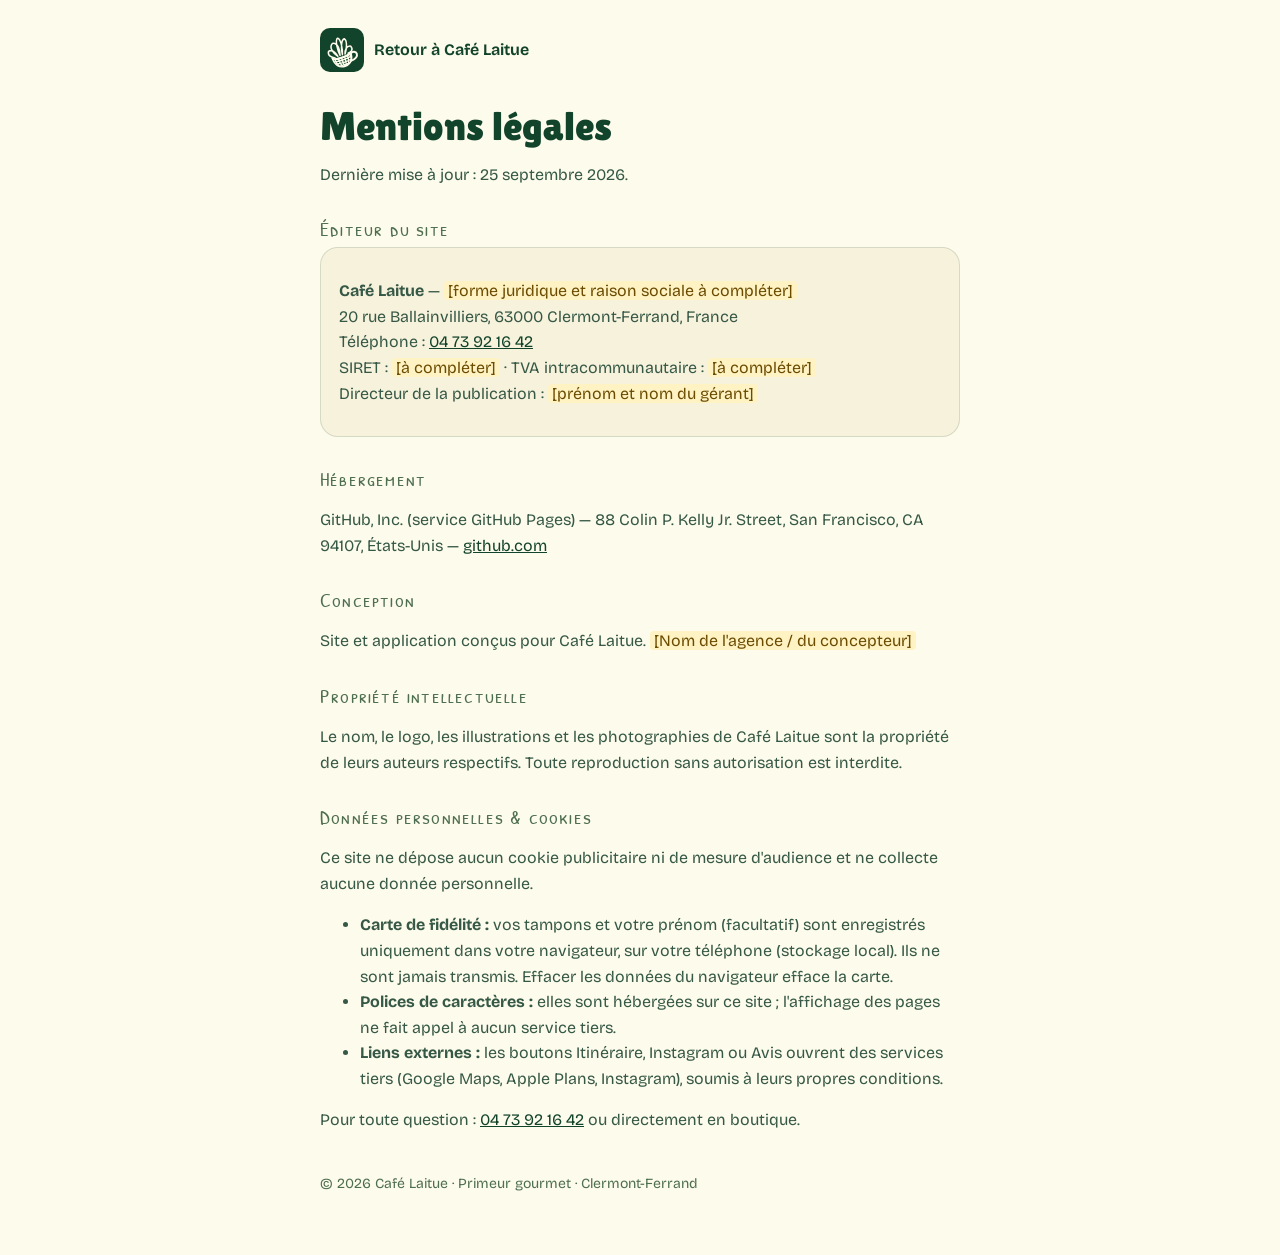
<file: mentions-legales.html>
<!doctype html>
<html lang="fr-FR">
<head>
  <meta charset="utf-8">
  <meta name="viewport" content="width=device-width, initial-scale=1">
  <title>Mentions légales · Café Laitue</title>
  <meta name="description" content="Mentions légales et confidentialité du site Café Laitue, primeur gourmet au 20 rue Ballainvilliers à Clermont-Ferrand.">
  <link rel="canonical" href="https://maliciousmusic.github.io/cafe-laitue/mentions-legales.html">
  <meta name="robots" content="index, follow">
  <meta name="theme-color" content="#FDFBEB">
  <link rel="icon" href="assets/icons/favicon.svg?v=2" type="image/svg+xml">
  <link rel="stylesheet" href="assets/css/fonts.css">
  <style>
    :root { --forest: #12432b; --ink: #365846; --cream: #fdfbeb; --cream-2: #f7f2dc; --sage: #4e6e50; --line: rgba(18, 67, 43, .14); }
    * { box-sizing: border-box; }
    body { margin: 0; background: var(--cream); color: var(--forest); font: 400 16px/1.6 'Bricolage Grotesque', system-ui, sans-serif; }
    main { max-width: 680px; margin: 0 auto; padding: 28px 20px 60px; }
    a { color: var(--forest); }
    .back { display: inline-flex; align-items: center; gap: 10px; text-decoration: none; font-weight: 650; }
    .back img { width: 44px; height: 44px; }
    h1 { font: 400 40px/1 'Lilita One', system-ui; margin: 26px 0 6px; }
    h2 { font: 400 20px/1.2 'Patrick Hand SC', system-ui; letter-spacing: .06em; color: var(--sage); margin: 30px 0 6px; }
    p, li { color: var(--ink); }
    .todo { background: #fff3c4; padding: 0 4px; border-radius: 4px; color: #6b4b00; }
    .card { background: var(--cream-2); border: 1px solid var(--line); border-radius: 18px; padding: 14px 18px; }
    footer { margin-top: 40px; font-size: 14px; color: var(--sage); }
  </style>
</head>
<body>
  <main>
    <a class="back" href="./"><img src="assets/icons/favicon.svg?v=2" alt="" width="44" height="44"> Retour à Café Laitue</a>
    <h1>Mentions légales</h1>
    <p>Dernière mise à jour : 25 septembre 2026.</p>

    <h2>Éditeur du site</h2>
    <div class="card">
      <p>
        <strong>Café Laitue</strong> — <span class="todo">[forme juridique et raison sociale à compléter]</span><br>
        20 rue Ballainvilliers, 63000 Clermont-Ferrand, France<br>
        Téléphone : <a href="tel:+33473921642">04 73 92 16 42</a><br>
        SIRET : <span class="todo">[à compléter]</span> · TVA intracommunautaire : <span class="todo">[à compléter]</span><br>
        Directeur de la publication : <span class="todo">[prénom et nom du gérant]</span>
      </p>
    </div>

    <h2>Hébergement</h2>
    <p>GitHub, Inc. (service GitHub Pages) — 88 Colin P. Kelly Jr. Street, San Francisco, CA 94107, États-Unis — <a href="https://github.com" rel="noopener">github.com</a></p>

    <h2>Conception</h2>
    <p>Site et application conçus pour Café Laitue. <span class="todo">[Nom de l'agence / du concepteur]</span></p>

    <h2>Propriété intellectuelle</h2>
    <p>Le nom, le logo, les illustrations et les photographies de Café Laitue sont la propriété de leurs auteurs respectifs. Toute reproduction sans autorisation est interdite.</p>

    <h2>Données personnelles &amp; cookies</h2>
    <p>Ce site ne dépose aucun cookie publicitaire ni de mesure d'audience et ne collecte aucune donnée personnelle.</p>
    <ul>
      <li><strong>Carte de fidélité :</strong> vos tampons et votre prénom (facultatif) sont enregistrés uniquement dans votre navigateur, sur votre téléphone (stockage local). Ils ne sont jamais transmis. Effacer les données du navigateur efface la carte.</li>
      <li><strong>Polices de caractères :</strong> elles sont hébergées sur ce site ; l'affichage des pages ne fait appel à aucun service tiers.</li>
      <li><strong>Liens externes :</strong> les boutons Itinéraire, Instagram ou Avis ouvrent des services tiers (Google Maps, Apple Plans, Instagram), soumis à leurs propres conditions.</li>
    </ul>
    <p>Pour toute question : <a href="tel:+33473921642">04 73 92 16 42</a> ou directement en boutique.</p>

    <footer>© 2026 Café Laitue · Primeur gourmet · Clermont-Ferrand</footer>
  </main>
</body>
</html>
</file>
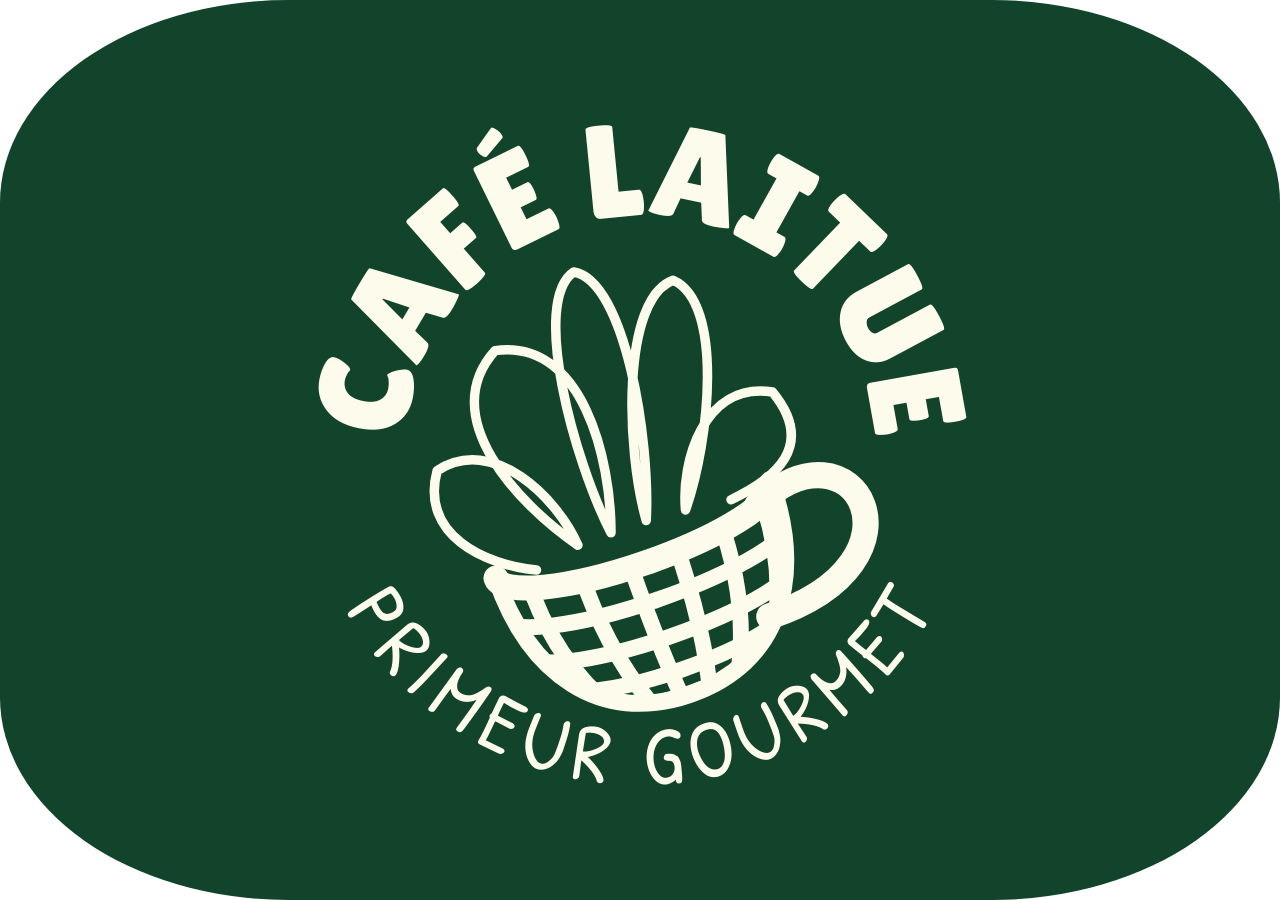
<file: tools/render/icon.html>
<!doctype html>
<html lang="fr"><head><meta charset="utf-8">
<link rel="stylesheet" href="../../assets/css/fonts.css">
<style>
  html,body{margin:0;width:100vw;height:100vh;overflow:hidden;background:transparent}
  body{display:grid;place-items:center}
  #tile{position:fixed;inset:0;background:#12432B;border-radius:var(--r)}
  #m{position:relative;width:var(--s);height:var(--s)}
  #m svg{width:100%;height:100%;overflow:visible}
</style></head><body>
<div id="tile"></div>
<div id="m"></div>
<script type="module">
  // ?v=any|maskable|apple : fond vert plein, logo et textes crème, sans pastille ni anneau.
  // any = carré arrondi (bureau, anciens Android) ; maskable = plein cadre, tout dans la zone
  // sûre (cercle de 80 %) ; apple = plein cadre (iOS arrondit lui-même les coins).
  import { createStamp } from '../../assets/js/scenes/stamp.js';
  const v = new URLSearchParams(location.search).get('v') || 'any';
  const root = document.documentElement.style;
  root.setProperty('--r', v === 'any' ? '22.5%' : '0');
  root.setProperty('--s', v === 'maskable' ? '86vmin' : v === 'apple' ? '94vmin' : '92vmin');
  const st = await createStamp({ disc: false, ring: false, colors: { forest: '#FDFBEB', sage: '#FDFBEB', cream: '#12432B' } });
  document.getElementById('m').append(st.svg);
  document.title = 'ready';
</script></body></html>
</file>
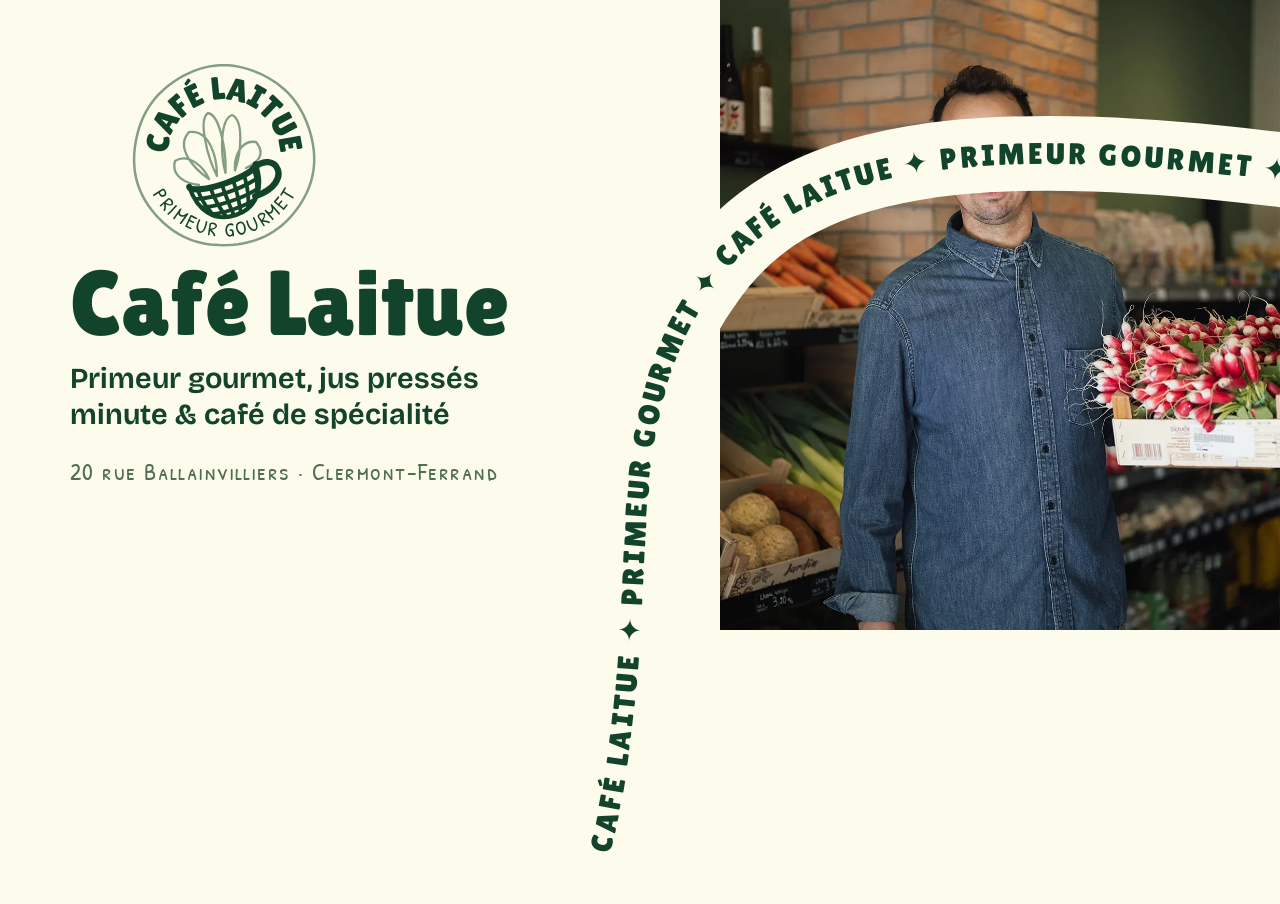
<file: tools/render/og.html>
<!doctype html>
<html lang="fr"><head><meta charset="utf-8">
<link rel="stylesheet" href="../../assets/css/fonts.css">
<style>
  html,body{margin:0;width:1200px;height:630px;overflow:hidden;background:#FDFBEB;font-family:'Bricolage Grotesque',sans-serif}
  .photo{position:absolute;right:0;top:0;width:560px;height:630px;background:url(../../assets/img/primeur-portrait-1080.webp) 50% 18%/cover}
  .ribbon{position:absolute;inset:0}
  .ribbon svg{width:100%;height:100%}
  .txt{position:absolute;left:70px;top:262px;width:470px;color:#12432B}
  .txt h1{margin:0;font:400 92px/0.9 'Lilita One';}
  .txt p{margin:16px 0 0;font:650 29px/1.25 'Bricolage Grotesque'}
  .txt small{display:block;margin-top:22px;font:400 24px 'Patrick Hand SC';letter-spacing:.06em;color:#4E6E50;white-space:nowrap}
  .stamp{position:absolute;left:62px;top:28px;width:200px;height:200px}
  .stamp svg{width:100%;height:100%;overflow:visible}
</style></head><body>
<div class="photo"></div>
<div class="ribbon" id="rb"></div>
<div class="stamp" id="st"></div>
<div class="txt">
  <h1>Café Laitue</h1>
  <p>Primeur gourmet, jus pressés minute &amp; café de spécialité</p>
  <small>20 rue Ballainvilliers · Clermont-Ferrand</small>
</div>
<script type="module">
  import { createStamp } from '../../assets/js/scenes/stamp.js';
  import { createRibbon } from '../../assets/js/scenes/ribbon.js';
  import { svgRoot } from '../../assets/js/lib/svg.js';
  const svg = svgRoot('0 0 1200 630');
  const r = createRibbon({ d: 'M560 700 C620 460 560 300 660 160 C740 40 900 10 1260 60', width: 70, text: 'CAFÉ LAITUE ✦ PRIMEUR GOURMET ✦ ', fontSize: 28, letterSpacing: 3 });
  svg.append(r.g);
  document.getElementById('rb').append(svg);
  r.layout();
  const st = await createStamp();
  document.getElementById('st').append(st.svg);
  document.title = 'ready';
</script></body></html>
</file>
<file: assets/css/fonts.css>
/* Polices hébergées localement (SIL Open Font License, voir assets/fonts/LICENSE-*.txt).
   Généré par tools/fetch-fonts.py — ne pas modifier à la main. */

@font-face {
  font-family: 'Bricolage Grotesque';
  font-style: normal;
  font-weight: 400 800;
  font-display: swap;
  src: url('../fonts/bricolage-grotesque-400-800-latin-ext.woff2') format('woff2');
  unicode-range: U+0100-02BA, U+02BD-02C5, U+02C7-02CC, U+02CE-02D7, U+02DD-02FF, U+0304, U+0308, U+0329, U+1D00-1DBF, U+1E00-1E9F, U+1EF2-1EFF, U+2020, U+20A0-20AB, U+20AD-20C0, U+2113, U+2C60-2C7F, U+A720-A7FF;
}

@font-face {
  font-family: 'Bricolage Grotesque';
  font-style: normal;
  font-weight: 400 800;
  font-display: swap;
  src: url('../fonts/bricolage-grotesque-400-800-latin.woff2') format('woff2');
  unicode-range: U+0000-00FF, U+0131, U+0152-0153, U+02BB-02BC, U+02C6, U+02DA, U+02DC, U+0304, U+0308, U+0329, U+2000-206F, U+20AC, U+2122, U+2191, U+2193, U+2212, U+2215, U+FEFF, U+FFFD;
}

@font-face {
  font-family: 'Caveat';
  font-style: normal;
  font-weight: 600;
  font-display: swap;
  src: url('../fonts/caveat-600-latin-ext.woff2') format('woff2');
  unicode-range: U+0100-02BA, U+02BD-02C5, U+02C7-02CC, U+02CE-02D7, U+02DD-02FF, U+0304, U+0308, U+0329, U+1D00-1DBF, U+1E00-1E9F, U+1EF2-1EFF, U+2020, U+20A0-20AB, U+20AD-20C0, U+2113, U+2C60-2C7F, U+A720-A7FF;
}

@font-face {
  font-family: 'Caveat';
  font-style: normal;
  font-weight: 600;
  font-display: swap;
  src: url('../fonts/caveat-600-latin.woff2') format('woff2');
  unicode-range: U+0000-00FF, U+0131, U+0152-0153, U+02BB-02BC, U+02C6, U+02DA, U+02DC, U+0304, U+0308, U+0329, U+2000-206F, U+20AC, U+2122, U+2191, U+2193, U+2212, U+2215, U+FEFF, U+FFFD;
}

@font-face {
  font-family: 'Lilita One';
  font-style: normal;
  font-weight: 400;
  font-display: swap;
  src: url('../fonts/lilita-one-400-latin-ext.woff2') format('woff2');
  unicode-range: U+0100-02BA, U+02BD-02C5, U+02C7-02CC, U+02CE-02D7, U+02DD-02FF, U+0304, U+0308, U+0329, U+1D00-1DBF, U+1E00-1E9F, U+1EF2-1EFF, U+2020, U+20A0-20AB, U+20AD-20C0, U+2113, U+2C60-2C7F, U+A720-A7FF;
}

@font-face {
  font-family: 'Lilita One';
  font-style: normal;
  font-weight: 400;
  font-display: swap;
  src: url('../fonts/lilita-one-400-latin.woff2') format('woff2');
  unicode-range: U+0000-00FF, U+0131, U+0152-0153, U+02BB-02BC, U+02C6, U+02DA, U+02DC, U+0304, U+0308, U+0329, U+2000-206F, U+20AC, U+2122, U+2191, U+2193, U+2212, U+2215, U+FEFF, U+FFFD;
}

@font-face {
  font-family: 'Patrick Hand SC';
  font-style: normal;
  font-weight: 400;
  font-display: swap;
  src: url('../fonts/patrick-hand-sc-400-latin-ext.woff2') format('woff2');
  unicode-range: U+0100-02BA, U+02BD-02C5, U+02C7-02CC, U+02CE-02D7, U+02DD-02FF, U+0304, U+0308, U+0329, U+1D00-1DBF, U+1E00-1E9F, U+1EF2-1EFF, U+2020, U+20A0-20AB, U+20AD-20C0, U+2113, U+2C60-2C7F, U+A720-A7FF;
}

@font-face {
  font-family: 'Patrick Hand SC';
  font-style: normal;
  font-weight: 400;
  font-display: swap;
  src: url('../fonts/patrick-hand-sc-400-latin.woff2') format('woff2');
  unicode-range: U+0000-00FF, U+0131, U+0152-0153, U+02BB-02BC, U+02C6, U+02DA, U+02DC, U+0304, U+0308, U+0329, U+2000-206F, U+20AC, U+2122, U+2191, U+2193, U+2212, U+2215, U+FEFF, U+FFFD;
}
</file>
<file: assets/css/app.css>
/* ==========================================================================
   Café Laitue — feuille de style de l'appli (mobile-first, écran unique)
   ========================================================================== */

:root {
  --forest: #12432b;
  --forest-2: #0c3321;
  --forest-3: #1d5a3c;
  --sage: #849e83;
  --sage-ink: #4e6e50;
  --sage-2: #b5c7b1;
  --sage-3: #dde6d6;
  --cream: #fdfbeb;
  --cream-2: #f7f2dc;
  --cream-3: #ede5c7;
  --ink: #12432b;
  --ink-2: #365846;
  --line: rgba(18, 67, 43, 0.14);
  --brick: #c4724c;
  --olive: #56643c;
  --carrot: #e97a2c;
  --radish: #d93f63;
  --rail: #7a4b34;

  --font-display: 'Lilita One', 'Arial Rounded MT Bold', 'Arial Black', system-ui, sans-serif;
  --font-ui: 'Bricolage Grotesque', system-ui, -apple-system, 'Segoe UI', Roboto, sans-serif;
  --font-hand: 'Patrick Hand SC', 'Comic Sans MS', cursive;
  --font-chalk: 'Caveat', 'Segoe Print', cursive;

  --top-h: 58px;
  --tab-h: 64px;
  --sat: env(safe-area-inset-top, 0px);
  --sab: env(safe-area-inset-bottom, 0px);
  --gutter: 18px;
  --r-lg: 26px;
  --r-md: 18px;
  --r-sm: 12px;
  --shadow: 0 1px 0 rgba(18, 67, 43, 0.05), 0 12px 32px -14px rgba(18, 67, 43, 0.45);
  --ease-out: cubic-bezier(0.2, 0.8, 0.2, 1);
  --ease-back: cubic-bezier(0.34, 1.56, 0.64, 1);
  color-scheme: light only;
}

*,
*::before,
*::after {
  box-sizing: border-box;
}

html {
  height: 100%;
  -webkit-text-size-adjust: 100%;
  text-size-adjust: 100%;
  -webkit-tap-highlight-color: transparent;
}

body {
  margin: 0;
  height: 100%;
  overflow: hidden;
  overscroll-behavior: none;
  background: var(--cream);
  color: var(--ink);
  font: 400 15px/1.45 var(--font-ui);
  font-optical-sizing: auto;
  -webkit-font-smoothing: antialiased;
}

img,
svg {
  display: block;
  max-width: 100%;
}

button,
input {
  font: inherit;
  color: inherit;
}

button {
  cursor: pointer;
  background: none;
  border: 0;
  padding: 0;
}

a {
  color: inherit;
}

p {
  margin: 0;
}

h1,
h2,
h3 {
  margin: 0;
  font-weight: 400;
}

:focus-visible {
  outline: 3px solid var(--carrot);
  outline-offset: 2px;
  border-radius: 8px;
}

[hidden] {
  display: none !important;
}

.visually-hidden {
  position: absolute !important;
  width: 1px;
  height: 1px;
  margin: -1px;
  padding: 0;
  overflow: hidden;
  clip: rect(0 0 0 0);
  white-space: nowrap;
  border: 0;
}

.skip {
  position: fixed;
  left: 12px;
  top: -60px;
  z-index: 100;
  padding: 10px 14px;
  background: var(--forest);
  color: var(--cream);
  border-radius: 999px;
  text-decoration: none;
  font-weight: 600;
}
.skip:focus {
  top: calc(12px + var(--sat));
}

.i {
  width: 22px;
  height: 22px;
  flex: none;
  fill: none;
  stroke: currentColor;
  stroke-width: 1.8;
  stroke-linecap: round;
  stroke-linejoin: round;
}

/* ---------- Coque de l'appli ---------- */

.backdrop {
  display: none;
}

.app {
  position: fixed;
  inset: 0;
  display: grid;
  grid-template-rows: auto minmax(0, 1fr) auto;
  background: var(--cream);
  overflow: hidden;
  isolation: isolate;
}

/* ---------- Écran d'ouverture (une fois par visite) ---------- */
.splash {
  display: none;
}
.has-splash .splash {
  position: absolute;
  inset: 0;
  z-index: 60;
  display: grid;
  place-items: center;
  align-content: center;
  gap: 22px;
  padding: 24px;
  cursor: pointer;
  -webkit-tap-highlight-color: transparent;
  /* Filet de sécurité : sans JavaScript (ou s'il n'arrive pas), l'écran s'efface seul */
  animation: splash-failsafe 0.4s 10s forwards;
}
.has-splash .splash.is-live {
  animation: none;
}
@keyframes splash-failsafe {
  to {
    opacity: 0;
    visibility: hidden;
  }
}
.splash-bg {
  position: absolute;
  inset: 0;
  background:
    radial-gradient(110% 60% at 50% 40%, rgba(132, 158, 131, 0.2), transparent 62%),
    var(--cream);
  transition: opacity 0.5s ease;
}
.splash.is-leaving .splash-bg {
  opacity: 0;
}
/* Le plateau de légumes (comme sur la photo de l'enseigne), qui éclate en bulles à l'entrée */
.splash-veg {
  position: absolute;
  inset: 0;
  z-index: 1;
  pointer-events: none;
}
.splash-veg svg {
  display: block;
  width: 100%;
  height: 100%;
}
.splash-veg--over {
  z-index: 3;
}
.splash-logo {
  position: relative;
  z-index: 2;
  width: min(68vw, 290px, 40vh);
  aspect-ratio: 1;
  border-radius: 50%;
  filter: drop-shadow(0 14px 22px rgba(12, 40, 20, 0.45));
}
.splash-dance,
.splash-dance svg {
  display: block;
  width: 100%;
  height: 100%;
  overflow: visible;
}
.splash-actions {
  position: relative;
  z-index: 4;
  display: grid;
  justify-items: center;
  gap: 2px;
  min-height: 96px;
  opacity: 0;
  transform: translateY(10px);
  transition: opacity 0.4s ease, transform 0.4s var(--ease-out);
  pointer-events: none;
}
.splash-actions.is-on {
  opacity: 1;
  transform: none;
  pointer-events: auto;
}
.splash.is-chosen .splash-actions,
.splash.is-leaving .splash-actions {
  opacity: 0;
  transform: translateY(6px) scale(0.96);
  pointer-events: none;
}
.splash-enter {
  position: relative;
  display: inline-flex;
  align-items: center;
  gap: 9px;
  height: 52px;
  padding: 0 30px;
  border-radius: 999px;
  background: var(--forest);
  color: var(--cream);
  font-family: var(--font-display);
  font-size: 21px;
  letter-spacing: 0.04em;
  box-shadow: 0 0 0 5px var(--cream), 0 14px 26px -10px rgba(10, 30, 16, 0.75);
  transition: transform 0.2s var(--ease-out);
}
.splash-enter .i {
  display: none;
  width: 22px;
  height: 22px;
}
.splash-enter.is-sound {
  padding-left: 22px;
}
.splash-enter.is-sound .i {
  display: block;
}
.splash-enter::after {
  content: '';
  position: absolute;
  inset: -6px;
  border-radius: inherit;
  border: 2px solid var(--forest);
  opacity: 0;
  animation: splash-ring 1.8s ease-out infinite;
}
@keyframes splash-ring {
  from {
    opacity: 0.45;
    transform: scale(0.94);
  }
  to {
    opacity: 0;
    transform: scale(1.16, 1.3);
  }
}
.splash-enter:active {
  transform: scale(0.96);
}
.splash-enter:focus-visible {
  outline-offset: 6px;
}
.splash-alt {
  margin-top: 8px;
  padding: 6px 14px;
  border-radius: 999px;
  background: var(--cream);
  box-shadow: 0 6px 14px -8px rgba(10, 30, 16, 0.6);
  font-family: var(--font-hand);
  font-size: 16px;
  letter-spacing: 0.03em;
  color: var(--sage-ink);
  text-decoration: underline;
  text-underline-offset: 3px;
}

.topbar {
  position: relative;
  z-index: 5;
  display: flex;
  align-items: center;
  justify-content: space-between;
  gap: 12px;
  height: calc(var(--top-h) + var(--sat));
  padding: var(--sat) 14px 0 12px;
  background: var(--cream);
  border-bottom: 1px solid var(--line);
}

.brand {
  display: flex;
  align-items: center;
  gap: 9px;
  text-decoration: none;
  min-width: 0;
}

.brand-mark {
  width: 40px;
  height: 40px;
  flex: none;
  border-radius: 50%;
}
.brand-mark svg {
  width: 100%;
  height: 100%;
}

.brand-text {
  display: flex;
  flex-direction: column;
  line-height: 1;
}

.brand-name {
  font-family: var(--font-display);
  font-size: 21px;
  white-space: nowrap;
  letter-spacing: 0.01em;
  color: var(--forest);
}

.brand-sub {
  font-family: var(--font-hand);
  font-size: 13px;
  letter-spacing: 0.08em;
  color: var(--sage-ink);
  margin-top: 3px;
}

/* Haut-parleur : couper / remettre les petits sons de l'appli */
.sound-btn {
  flex: none;
  display: grid;
  place-items: center;
  width: 36px;
  height: 36px;
  margin-left: auto;
  margin-right: -8px;
  border-radius: 50%;
  color: var(--sage-ink);
  transition: background 0.2s, color 0.2s, transform 0.2s var(--ease-out);
}
.sound-btn .i {
  width: 21px;
  height: 21px;
}
.sound-btn:active {
  transform: scale(0.88);
  background: var(--cream-2);
}
.sound-btn[aria-pressed='true'] .snd-off,
.sound-btn[aria-pressed='false'] .snd-on {
  display: none;
}
.sound-btn[aria-pressed='false'] {
  color: #9aa79a;
}

/* Pancarte « Ouvert / Fermé » suspendue, qui se retourne selon l'heure */
.status {
  position: relative;
  align-self: stretch;
  flex: none;
  width: 138px;
  margin-right: -4px;
  border-radius: 0;
}
.status:focus-visible {
  outline-offset: -3px;
}
.sign {
  position: absolute;
  left: 0;
  right: 0;
  top: calc(var(--sat) + 0px);
  height: 74px;
  perspective: 520px;
  transform-origin: 50% 7px;
  animation: sign-swing 3.4s ease-in-out infinite alternate;
  pointer-events: none;
}
@keyframes sign-swing {
  from {
    transform: rotate(-2.4deg);
  }
  to {
    transform: rotate(2.4deg);
  }
}
.sign-strings {
  position: absolute;
  left: calc(50% - 60px);
  top: 2px;
  width: 120px;
  height: 24px;
  fill: none;
  stroke: #8a7a5c;
  stroke-width: 1.6;
  stroke-linecap: round;
}
.sign-nail {
  position: absolute;
  left: 50%;
  top: 3px;
  width: 9px;
  height: 9px;
  margin-left: -4.5px;
  border-radius: 50%;
  background: radial-gradient(circle at 35% 35%, #f3dca0, #b8914a 60%, #8a6a2e);
  box-shadow: 0 1px 1px rgba(0, 0, 0, 0.3);
}
.sign-board {
  position: absolute;
  left: 6px;
  right: 6px;
  top: 21px;
  height: 50px;
  transform-style: preserve-3d;
  transition: transform 0.9s cubic-bezier(0.3, 1.55, 0.45, 1);
}
.status[data-state='closed'] .sign-board {
  transform: rotateY(180deg);
}
.sign-face {
  position: absolute;
  inset: 0;
  display: grid;
  place-content: center;
  justify-items: center;
  gap: 2px;
  border-radius: 10px;
  text-align: center;
  backface-visibility: hidden;
  -webkit-backface-visibility: hidden;
  box-shadow:
    inset 0 0 0 2px var(--forest),
    inset 0 0 0 4px var(--cream),
    inset 0 0 0 5px rgba(18, 67, 43, 0.25),
    0 6px 14px -6px rgba(18, 67, 43, 0.55);
}
.sign-face b {
  font-family: var(--font-display);
  font-weight: 400;
  font-size: 23px;
  line-height: 1;
  letter-spacing: 0.06em;
  text-transform: uppercase;
}
.sign-face small {
  font-family: var(--font-hand);
  font-size: 13.5px;
  line-height: 1;
  letter-spacing: 0.03em;
  white-space: nowrap;
}
.sign-open {
  background: var(--cream);
  color: var(--forest);
}
.sign-open small {
  color: var(--sage-ink);
}
.sign-closed {
  background: #b8452f;
  color: var(--cream);
  transform: rotateY(180deg);
  box-shadow:
    inset 0 0 0 2px #7c2a1b,
    inset 0 0 0 4px #b8452f,
    inset 0 0 0 5px rgba(253, 251, 235, 0.35),
    0 6px 14px -6px rgba(124, 42, 27, 0.6);
}
.status[data-state='soon'] .sign-open small {
  color: #b85a18;
}

.stage {
  position: relative;
  overflow: hidden;
  outline: none;
}

.screen {
  position: absolute;
  inset: 0;
  display: flex;
  flex-direction: column;
  overflow-x: hidden;
  overflow-y: auto;
  overscroll-behavior: contain;
  scrollbar-width: none;
  -webkit-overflow-scrolling: touch;
  visibility: hidden;
  background: var(--cream);
}
.screen::-webkit-scrollbar {
  display: none;
}
.screen > * {
  flex: none;
}
.screen.is-active {
  visibility: visible;
  z-index: 1;
}
/* Sans JavaScript : navigation par ancres (:target). */
.no-js .screen {
  visibility: hidden;
}
.no-js .screen:target,
.no-js .stage:not(:has(.screen:target)) #accueil {
  visibility: visible;
  z-index: 2;
}

.tabbar {
  position: relative;
  z-index: 5;
  display: grid;
  grid-template-columns: repeat(5, 1fr);
  height: calc(var(--tab-h) + var(--sab));
  padding: 0 4px var(--sab);
  background: var(--cream);
  border-top: 1px solid var(--line);
}

.tab {
  position: relative;
  z-index: 1;
  display: flex;
  flex-direction: column;
  align-items: center;
  justify-content: center;
  gap: 4px;
  text-decoration: none;
  color: var(--ink-2);
  font-size: 11px;
  font-weight: 600;
  letter-spacing: 0.01em;
  transition: color 0.25s;
}
.tab .i {
  width: 24px;
  height: 24px;
  padding: 0;
  transition: color 0.25s, transform 0.35s var(--ease-back);
}
.tab[aria-current='page'] {
  color: var(--forest);
}
.tab[aria-current='page'] .i {
  color: var(--cream);
  transform: translateY(-1px);
}
.tab:active .i {
  transform: scale(0.9);
}

.tab-pill {
  position: absolute;
  z-index: 0;
  top: 9px;
  left: 0;
  width: 56px;
  height: 32px;
  border-radius: 16px;
  background: var(--forest);
  transform: translateX(var(--pill-x, -100px));
  transition: transform 0.45s var(--ease-back), width 0.3s;
}
.no-js .tab-pill {
  display: none;
}

/* ---------- Éléments communs ---------- */

.eyebrow {
  font-family: var(--font-hand);
  font-size: 15px;
  letter-spacing: 0.07em;
  color: var(--sage-ink);
}

.screen-head {
  padding: 14px var(--gutter) 6px;
}
.screen-head h2 {
  font-family: var(--font-display);
  font-size: 27px;
  line-height: 1.02;
  color: var(--forest);
  margin-top: 2px;
  text-wrap: balance;
}

.btn {
  display: inline-flex;
  align-items: center;
  justify-content: center;
  gap: 7px;
  min-height: 44px;
  padding: 0 15px;
  border-radius: 999px;
  border: 1.5px solid var(--forest);
  background: transparent;
  color: var(--forest);
  font-weight: 650;
  font-size: 14.5px;
  text-decoration: none;
  white-space: nowrap;
  transition: transform 0.2s var(--ease-out), background 0.2s, color 0.2s;
}
.btn .i {
  width: 19px;
  height: 19px;
}
.btn:active {
  transform: scale(0.96);
}
.btn--primary {
  background: var(--forest);
  color: var(--cream);
}
.btn--ghost {
  border-style: dashed;
}
.btn--wide {
  width: 100%;
}
.btn[disabled] {
  opacity: 0.4;
  cursor: not-allowed;
}

.actions {
  display: grid;
  grid-template-columns: 1.25fr 1fr 1fr;
  gap: 8px;
}
.actions--2 {
  grid-template-columns: 1fr 1fr;
}
.actions--3 {
  grid-template-columns: 1.2fr 0.8fr 1.3fr;
}
.actions .btn {
  padding: 0 10px;
  min-width: 0;
}

.round-btn {
  display: inline-grid;
  place-items: center;
  width: 42px;
  height: 42px;
  border-radius: 50%;
  background: var(--cream);
  border: 1.5px solid var(--line);
  color: var(--forest);
  font-size: 22px;
  line-height: 1;
  transition: transform 0.2s var(--ease-out), background 0.2s;
}
.round-btn:active {
  transform: scale(0.92);
  background: var(--cream-2);
}

.toggle {
  display: inline-flex;
  align-items: center;
  gap: 6px;
  height: 38px;
  padding: 0 13px;
  border-radius: 999px;
  background: var(--cream);
  border: 1.5px solid var(--line);
  color: var(--forest);
  font-size: 13.5px;
  font-weight: 650;
  transition: background 0.2s, color 0.2s, border-color 0.2s, opacity 0.2s;
}
.toggle .i {
  width: 18px;
  height: 18px;
}
.toggle[aria-pressed='true'] {
  background: var(--forest);
  border-color: var(--forest);
  color: var(--cream);
}
.toggle[disabled] {
  opacity: 0.35;
  pointer-events: none;
}

.scene {
  position: absolute;
  inset: 0;
  overflow: hidden;
}
.scene > svg {
  width: 100%;
  height: 100%;
}

/* Transformations SVG (repères locaux pour les animations) */
.st-root {
  transform-box: view-box;
  transform-origin: 200px 200px;
}
.st-letter {
  transform-box: fill-box;
  transform-origin: 50% 70%;
}
.st-cup-inner,
.st-handle,
.st-disc,
.fx-box {
  transform-box: fill-box;
  transform-origin: 50% 50%;
}
.fx-bottom {
  transform-box: fill-box;
  transform-origin: 50% 100%;
}
.fx-top {
  transform-box: fill-box;
  transform-origin: 50% 0%;
}
.st-lettuce {
  transform-box: view-box;
  transform-origin: 196px 234px;
}
.pz {
  transform-box: fill-box;
  transform-origin: 50% 70%;
}
.sh-crate:focus {
  outline: none;
}

/* ---------- Accueil ---------- */

.screen--home {
  justify-content: space-between;
}

.hero {
  position: relative;
  flex: 1 1 auto;
  min-height: 270px;
  background: var(--cream);
}

.hero-ribbon {
  position: absolute;
  inset: 0;
  pointer-events: none;
  z-index: 2;
}
.hero-ribbon svg {
  width: 100%;
  height: 100%;
}

.hero-stamp {
  position: absolute;
  z-index: 3;
  left: 0;
  top: 0;
  width: 0;
  height: 0;
  border-radius: 50%;
  background: transparent;
}

.home-body {
  position: relative;
  z-index: 4;
  padding: 12px var(--gutter) 14px;
  display: grid;
  gap: 10px;
  background: var(--cream);
}

.home-body h1 {
  display: grid;
  gap: 2px;
}
.h1-brand {
  font-family: var(--font-display);
  font-size: clamp(38px, 11vw, 46px);
  line-height: 0.92;
  color: var(--forest);
  letter-spacing: 0.005em;
}
.h1-sub {
  font-weight: 650;
  font-size: 17px;
  line-height: 1.2;
  color: var(--ink-2);
}

.lead {
  color: var(--ink-2);
  font-size: 12.5px;
  line-height: 1.4;
  max-width: 44ch;
}

/* ---------- Le café ---------- */

.bar-stage {
  position: relative;
  flex: 1 1 auto;
  min-height: 300px;
  margin: 0 10px;
  display: flex;
  flex-direction: column;
  border-radius: var(--r-lg);
  background:
    radial-gradient(circle at 50% 45%, rgba(255, 255, 255, 0.75), transparent 62%),
    repeating-linear-gradient(0deg, transparent 0 23px, rgba(132, 158, 131, 0.13) 23px 24px),
    repeating-linear-gradient(90deg, transparent 0 23px, rgba(132, 158, 131, 0.13) 23px 24px),
    var(--cream-2);
  overflow: hidden;
}
.bar-stage .scene {
  position: relative;
  inset: auto;
  flex: 1 1 auto;
  min-height: 220px;
  overflow: visible;
}
.bar-stage .scene > svg {
  position: absolute;
  inset: 0;
}

.drink-tools {
  position: relative;
  z-index: 2;
  display: flex;
  align-items: center;
  justify-content: space-between;
  gap: 6px;
  padding: 0 10px 10px;
}
.drink-tools .toggle {
  flex: none;
}

/* Le procédé, étape par étape (suit l'animation) */
.process {
  margin: 10px 10px 0;
  padding: 12px 10px 10px;
  border-radius: var(--r-lg);
  background: var(--cream-2);
  border: 1px solid var(--line);
}
.process-steps {
  display: flex;
  margin: 0;
  padding: 0;
  list-style: none;
}
.process-steps li {
  position: relative;
  flex: 1 1 0;
  min-width: 0;
  display: grid;
  justify-items: center;
  gap: 5px;
  font-size: 11.5px;
  font-weight: 650;
  line-height: 1.1;
  color: var(--sage-ink);
  text-align: center;
  transition: color 0.3s;
}
.process-steps li + li::before {
  content: '';
  position: absolute;
  top: 13px;
  left: calc(-50% + 18px);
  right: calc(50% + 18px);
  height: 2px;
  border-radius: 2px;
  background: var(--sage-3);
  transition: background 0.4s;
}
.process-steps li.is-done + li::before {
  background: var(--forest);
}
.process-steps i {
  position: relative;
  display: grid;
  place-items: center;
  width: 28px;
  height: 28px;
  border-radius: 50%;
  border: 2px solid var(--sage-2);
  background: var(--cream);
  font-style: normal;
  font-size: 13px;
  font-weight: 700;
  color: var(--sage-ink);
  transition: background 0.3s, border-color 0.3s, color 0.3s, transform 0.3s var(--ease-back);
}
.process-steps .is-done i {
  border-color: var(--forest);
  background: var(--forest);
  color: transparent;
}
.process-steps .is-done i::after {
  content: '✓';
  position: absolute;
  color: var(--cream);
  font-size: 13px;
}
.process-steps [aria-current='step'] {
  color: var(--forest);
}
.process-steps [aria-current='step'] i {
  border-color: var(--carrot);
  background: var(--carrot);
  color: #fff;
  transform: scale(1.14);
  animation: step-pulse 1.4s ease-out infinite;
}
@keyframes step-pulse {
  from {
    box-shadow: 0 0 0 0 rgba(233, 122, 44, 0.45);
  }
  to {
    box-shadow: 0 0 0 9px rgba(233, 122, 44, 0);
  }
}
.process-foot {
  display: flex;
  align-items: center;
  gap: 10px;
  min-height: 38px;
  margin-top: 10px;
  padding: 0 4px;
}
.process-sub {
  flex: 1;
  font-size: 13px;
  line-height: 1.3;
  color: var(--ink-2);
}
.process-sub b {
  color: var(--forest);
}
.process-foot .toggle {
  flex: none;
}

.menu {
  padding: 14px var(--gutter) 10px;
}
.menu-title {
  font-family: var(--font-display);
  font-weight: 400;
  font-size: 22px;
  line-height: 1.05;
  color: var(--forest);
}
.menu-list {
  list-style: none;
  margin: 0;
  padding: 0;
}
.menu-item {
  border-bottom: 3px solid var(--rail);
  box-shadow: 0 3px 0 -1px rgba(122, 75, 52, 0.15);
  margin-top: 4px;
}
.menu-row {
  display: flex;
  align-items: baseline;
  justify-content: space-between;
  gap: 10px;
  width: 100%;
  padding: 9px 2px 3px;
  text-align: left;
}
.menu-name {
  font-weight: 700;
  font-size: 14.5px;
  letter-spacing: 0.16em;
  text-transform: uppercase;
  color: var(--sage-ink);
  transition: color 0.2s;
}
.menu-price {
  font-weight: 700;
  font-size: 14px;
  letter-spacing: 0.06em;
  color: var(--sage-ink);
  white-space: nowrap;
}
.menu-price small {
  font-size: 11.5px;
  font-weight: 600;
  letter-spacing: 0.02em;
}
.menu-desc {
  display: none;
  padding: 0 2px 8px;
  font-size: 13.5px;
  color: var(--ink-2);
}
.no-js .menu-desc,
.menu-item.is-on .menu-desc {
  display: block;
}
.menu-item.is-on .menu-name,
.menu-item.is-on .menu-price {
  color: var(--forest);
}
.menu-item.is-on .menu-name::before {
  content: '';
  display: inline-block;
  width: 8px;
  height: 8px;
  margin-right: 8px;
  border-radius: 50%;
  background: var(--carrot);
  vertical-align: 2px;
}
.beans {
  display: flex;
  align-items: center;
  gap: 12px;
  margin: 4px var(--gutter) 18px;
  padding: 12px 14px;
  border-radius: var(--r-lg);
  background: var(--forest);
  color: var(--cream);
  font-size: 13px;
  line-height: 1.35;
}
.beans .i {
  flex: none;
  width: 34px;
  height: 34px;
  color: var(--sage-2);
}
.beans strong {
  display: block;
  font-family: var(--font-display);
  font-weight: 400;
  font-size: 18px;
  line-height: 1.1;
}

/* ---------- Étals ---------- */

.months {
  min-height: 48px;
  scroll-padding-inline: var(--gutter);
  display: flex;
  gap: 6px;
  padding: 6px var(--gutter) 8px;
  overflow-x: auto;
  scroll-snap-type: x proximity;
  scrollbar-width: none;
  flex: none;
}
.months::-webkit-scrollbar {
  display: none;
}
.month {
  flex: none;
  scroll-snap-align: center;
  height: 34px;
  padding: 0 12px;
  border-radius: 999px;
  border: 1.5px solid var(--line);
  font-size: 13px;
  font-weight: 650;
  color: var(--ink-2);
  transition: background 0.2s, color 0.2s, border-color 0.2s;
}
.month[aria-selected='true'] {
  background: var(--forest);
  border-color: var(--forest);
  color: var(--cream);
}
.month.is-now::after {
  content: '•';
  margin-left: 4px;
  color: var(--carrot);
}

.stalls-stage {
  position: relative;
  flex: 1 1 auto;
  min-height: 270px;
  margin: 0 10px;
  border-radius: var(--r-lg);
  overflow: hidden;
  background: #56643c;
}

.produce-card {
  position: absolute;
  z-index: 3;
  left: 10px;
  right: 10px;
  bottom: 10px;
  padding: 11px 14px 12px;
  border-radius: var(--r-md);
  background: var(--cream);
  box-shadow: var(--shadow);
}
.produce-name {
  font-family: var(--font-display);
  font-size: 20px;
  color: var(--forest);
  line-height: 1.05;
}
.produce-season {
  font-family: var(--font-hand);
  font-size: 15px;
  letter-spacing: 0.04em;
  color: var(--sage-ink);
}
.produce-tip {
  font-size: 13.5px;
  color: var(--ink-2);
  margin-top: 3px;
}

.season-line {
  padding: 10px var(--gutter) 2px;
  font-size: 13.5px;
  color: var(--ink-2);
}
.season-line strong {
  color: var(--forest);
}

.cards {
  display: flex;
  gap: 8px;
  list-style: none;
  margin: 0;
  padding: 10px var(--gutter) 4px;
  overflow-x: auto;
  scroll-snap-type: x mandatory;
  scroll-padding-inline: var(--gutter);
  scrollbar-width: none;
  flex: none;
}
.cards::-webkit-scrollbar {
  display: none;
}
.card {
  flex: 0 0 72%;
  scroll-snap-align: start;
  display: grid;
  grid-template-columns: 40px 1fr;
  column-gap: 10px;
  align-items: start;
  padding: 11px 12px;
  border-radius: var(--r-md);
  background: var(--cream-2);
  border: 1px solid var(--line);
}
.card-ico {
  grid-row: span 2;
  width: 40px;
  height: 40px;
  border-radius: 12px;
  display: grid;
  place-items: center;
  background: var(--cream);
  border: 1px solid var(--line);
}
.card-ico svg {
  width: 28px;
  height: 28px;
}
.card h3 {
  font-family: var(--font-display);
  font-size: 17px;
  color: var(--forest);
  line-height: 1.1;
}
.card p {
  font-size: 13px;
  color: var(--ink-2);
}
.card:has(.card-link) {
  position: relative;
  border-color: var(--sage-2);
}
.card-link {
  color: inherit;
  text-decoration: none;
}
.card-link::after {
  content: '';
  position: absolute;
  inset: 0;
  border-radius: inherit;
}
.card-link span {
  color: var(--carrot);
}

/* Paniers de saison à prix fixe */
.baskets-wrap {
  padding: 14px 0 2px;
}
.baskets-head {
  padding: 0 var(--gutter);
}
.baskets-head h3 {
  font-family: var(--font-display);
  font-weight: 400;
  font-size: 22px;
  line-height: 1.05;
  color: var(--forest);
}
.baskets-head p {
  margin-top: 3px;
  font-size: 13px;
  color: var(--ink-2);
}
.baskets {
  display: flex;
  gap: 10px;
  margin: 0;
  padding: 12px var(--gutter) 6px;
  list-style: none;
  overflow-x: auto;
  scroll-snap-type: x mandatory;
  scroll-padding-inline: var(--gutter);
  scrollbar-width: none;
}
.baskets::-webkit-scrollbar {
  display: none;
}
.basket {
  flex: 0 0 84%;
  max-width: 340px;
  scroll-snap-align: start;
  display: flex;
  flex-direction: column;
  gap: 8px;
  padding: 8px 14px 14px;
  border-radius: var(--r-lg);
  background: var(--cream-2);
  border: 1px solid var(--line);
}
.basket-art {
  display: block;
  width: 100%;
  height: auto;
  aspect-ratio: 220 / 128;
  overflow: visible;
}
.basket-head {
  display: flex;
  align-items: baseline;
  justify-content: space-between;
  gap: 8px;
}
.basket-head h4 {
  margin: 0;
  font-family: var(--font-display);
  font-weight: 400;
  font-size: 21px;
  line-height: 1.05;
  color: var(--forest);
}
.basket-price {
  font-family: var(--font-display);
  font-size: 26px;
  line-height: 1;
  color: var(--carrot);
  white-space: nowrap;
}
.basket-people {
  margin-top: -6px;
  font-family: var(--font-hand);
  font-size: 14.5px;
  letter-spacing: 0.03em;
  color: var(--sage-ink);
}
.basket-items {
  display: grid;
  grid-template-columns: repeat(2, minmax(0, 1fr));
  column-gap: 12px;
  margin: 0;
  padding: 0;
  list-style: none;
}
.basket-items li {
  display: grid;
  align-content: start;
  padding: 5px 0;
  border-bottom: 1px dashed var(--line);
  font-size: 13px;
  line-height: 1.2;
  color: var(--forest);
}
.basket-items b {
  font-size: 12px;
  font-weight: 650;
  color: var(--sage-ink);
}
.basket-items .basket-extra {
  grid-column: 1 / -1;
  color: var(--carrot);
  font-weight: 650;
}
.basket-ideas {
  padding: 10px 12px;
  border-radius: 14px;
  background: var(--cream);
  border: 1px solid var(--line);
}
.basket-ideas p {
  font-family: var(--font-hand);
  font-size: 15px;
  letter-spacing: 0.03em;
  color: var(--carrot);
}
.basket-ideas ul {
  display: grid;
  gap: 7px;
  margin: 4px 0 0;
  padding: 0;
  list-style: none;
}
.basket-ideas li {
  display: grid;
  font-size: 12.5px;
  line-height: 1.3;
  color: var(--ink-2);
}
.basket-ideas li b {
  font-size: 13.5px;
  color: var(--forest);
}
.basket .btn {
  margin-top: auto;
}
.baskets-note {
  padding: 2px var(--gutter) 0;
  font-size: 11.5px;
  color: var(--sage-ink);
}

.pager {
  display: flex;
  justify-content: center;
  gap: 2px;
  padding: 0 0 4px;
}
.pager button {
  display: grid;
  place-items: center;
  width: 24px;
  height: 22px;
}
.pager button::before {
  content: '';
  width: 7px;
  height: 7px;
  border-radius: 4px;
  background: var(--sage-2);
  transition: width 0.3s var(--ease-out), background 0.3s;
}
.pager button[aria-current='true']::before {
  width: 20px;
  background: var(--forest);
}
.is-dragging {
  scroll-snap-type: none !important;
  cursor: grabbing !important;
  user-select: none;
}
@media (hover: hover) and (pointer: fine) {
  .cards,
  .months,
  .values,
  .baskets,
  .jb-groups {
    cursor: grab;
  }
}

.calendar {
  margin: 6px var(--gutter) 18px;
  font-size: 13px;
}
.calendar summary {
  cursor: pointer;
  font-weight: 650;
  color: var(--forest);
  text-decoration: underline;
  text-underline-offset: 3px;
  padding: 6px 0;
}
.season-table {
  width: 100%;
  border-collapse: collapse;
  margin-top: 6px;
}
.season-table caption {
  text-align: left;
  font-family: var(--font-hand);
  font-size: 14px;
  color: var(--sage-ink);
  padding-bottom: 6px;
}
.season-table th,
.season-table td {
  text-align: left;
  vertical-align: top;
  padding: 6px 6px 6px 0;
  border-top: 1px solid var(--line);
}
.season-table thead th {
  font-size: 11.5px;
  text-transform: uppercase;
  letter-spacing: 0.1em;
  color: var(--sage-ink);
}
.season-table tbody th {
  font-weight: 700;
  white-space: nowrap;
}

/* ---------- Le primeur ---------- */

/* ---------- Bar à jus : la scène reste en haut, le compositeur défile dessous ---------- */
.screen--juice {
  overflow: hidden;
  background: #2e5b3f;
}
.jb-stage {
  position: relative;
  height: clamp(210px, 33dvh, 300px);
  overflow: hidden;
  background: #2e5b3f;
}
.jb-stage .scene {
  position: absolute;
  inset: 0;
}
.jb-stage .scene > svg {
  width: 100%;
  height: 100%;
}
.portrait-photo {
  position: absolute;
  inset: 0;
  margin: 0;
  z-index: 2;
}
.portrait-photo img {
  width: 100%;
  height: 100%;
  object-fit: cover;
  object-position: 50% 22%;
}
.photo-toggle {
  position: absolute;
  z-index: 4;
  left: 10px;
  bottom: 26px;
  display: inline-flex;
  align-items: center;
  gap: 7px;
  height: 36px;
  padding: 0 12px;
  border-radius: 999px;
  background: var(--cream);
  color: var(--forest);
  font-size: 13px;
  font-weight: 650;
  box-shadow: var(--shadow);
}
.photo-toggle .i {
  width: 18px;
  height: 18px;
}
.screen > .jb-panel {
  flex: 1 1 auto;
  position: relative;
  z-index: 3;
  min-height: 0;
  margin-top: -16px;
  padding-bottom: 8px;
  overflow-x: hidden;
  overflow-y: auto;
  overscroll-behavior: contain;
  scrollbar-width: none;
  border-radius: 22px 22px 0 0;
  background: var(--cream);
  box-shadow: 0 -12px 26px -18px rgba(0, 0, 0, 0.6);
}
.jb-panel::-webkit-scrollbar {
  display: none;
}
.jb-lead {
  padding: 0 var(--gutter);
  font-size: 14px;
  color: var(--ink-2);
}
.jb-tiers {
  display: grid;
  grid-template-columns: repeat(3, 1fr);
  gap: 8px;
  padding: 12px var(--gutter) 4px;
}
.jb-tiers button {
  display: grid;
  justify-items: center;
  padding: 8px 4px 9px;
  border-radius: 16px;
  background: var(--cream-2);
  border: 1.5px solid var(--line);
  color: var(--forest);
  transition: background 0.2s, color 0.2s, transform 0.2s var(--ease-out);
}
.jb-tiers b {
  font-family: var(--font-display);
  font-weight: 400;
  font-size: 26px;
  line-height: 1;
}
.jb-tiers span {
  font-size: 11.5px;
  font-weight: 650;
}
.jb-tiers em {
  font-style: normal;
  font-family: var(--font-hand);
  font-size: 15px;
  letter-spacing: 0.03em;
  color: var(--sage-ink);
}
.jb-tiers [aria-checked='true'] {
  background: var(--forest);
  border-color: var(--forest);
  color: var(--cream);
}
.jb-tiers [aria-checked='true'] em {
  color: var(--sage-2);
}
.jb-tiers button:active {
  transform: scale(0.96);
}
.jb-cup {
  display: grid;
  grid-template-columns: 1fr auto;
  align-items: center;
  gap: 8px 10px;
  margin: 10px var(--gutter) 0;
  padding: 12px 12px 12px 14px;
  border-radius: var(--r-lg);
  background: var(--cream-2);
  border: 1px solid var(--line);
}
.jb-slots {
  grid-column: 1 / -1;
  display: flex;
  flex-wrap: wrap;
  gap: 6px;
  margin: 0;
  padding: 0;
  list-style: none;
}
.jb-slots li {
  display: grid;
  place-items: center;
  width: 40px;
  height: 40px;
  border-radius: 50%;
  border: 2px dashed var(--sage-2);
}
.jb-slots li:has(button) {
  border: 2px solid var(--forest);
  background: var(--cream);
}
.jb-slots button {
  display: grid;
  place-items: center;
  width: 100%;
  height: 100%;
  border-radius: 50%;
}
.jb-slots svg {
  width: 30px;
  height: 30px;
  overflow: visible;
}
.jb-name {
  font-family: var(--font-display);
  font-size: 21px;
  line-height: 1.05;
  color: var(--forest);
}
.jb-price {
  margin-top: 2px;
  font-family: var(--font-hand);
  font-size: 15px;
  letter-spacing: 0.03em;
  color: var(--sage-ink);
}
.jb-benefits {
  display: grid;
  gap: 10px;
  padding: 12px var(--gutter) 4px;
}
.jb-taste {
  display: grid;
  gap: 5px;
}
.jb-bar {
  display: grid;
  grid-template-columns: 74px 1fr;
  align-items: center;
  gap: 8px;
  font-size: 12px;
  font-weight: 650;
  color: var(--ink-2);
}
.jb-bar i {
  height: 8px;
  border-radius: 99px;
  background: var(--sage-3);
  overflow: hidden;
}
.jb-bar b {
  display: block;
  width: 0;
  height: 100%;
  border-radius: inherit;
  background: linear-gradient(90deg, var(--sage), var(--carrot));
  transition: width 0.6s var(--ease-out);
}
.jb-nutrients {
  display: grid;
  gap: 8px;
  margin: 0;
  padding: 0;
  list-style: none;
}
.jb-nutrients li {
  display: grid;
  gap: 1px;
  padding: 9px 12px;
  border-radius: 14px;
  background: var(--cream);
  border: 1px solid var(--line);
  font-size: 13px;
}
.jb-nutrients li b {
  color: var(--forest);
}
.jb-nutrients li span {
  font-size: 12px;
  font-weight: 650;
  color: var(--sage-ink);
}
.jb-nutrients li small {
  font-size: 12px;
  line-height: 1.35;
  color: var(--ink-2);
}
.jb-nutrients .is-empty {
  color: var(--ink-2);
}
.jb-note {
  font-size: 11px;
  line-height: 1.35;
  color: var(--sage-ink);
}
.jb-groups {
  position: sticky;
  top: 0;
  z-index: 2;
  display: flex;
  gap: 6px;
  margin-top: 14px;
  padding: 10px var(--gutter);
  background: var(--cream);
  border-bottom: 1px solid var(--line);
  overflow-x: auto;
  scrollbar-width: none;
}
.jb-groups::-webkit-scrollbar {
  display: none;
}
.jb-groups button {
  flex: none;
  height: 34px;
  padding: 0 14px;
  border-radius: 999px;
  border: 1.5px solid var(--line);
  background: var(--cream-2);
  color: var(--forest);
  font-size: 13.5px;
  font-weight: 650;
}
.jb-groups [aria-selected='true'] {
  background: var(--forest);
  border-color: var(--forest);
  color: var(--cream);
}
.jb-list {
  display: grid;
  grid-template-columns: repeat(2, minmax(0, 1fr));
  gap: 10px;
  margin: 0;
  padding: 12px var(--gutter) 4px;
  list-style: none;
}
.jb-ing {
  position: relative;
  display: grid;
  grid-template-columns: 38px minmax(0, 1fr);
  grid-template-rows: auto auto;
  align-content: start;
  column-gap: 8px;
  width: 100%;
  height: 100%;
  padding: 10px 10px 11px;
  border-radius: 16px;
  background: var(--cream-2);
  border: 1.5px solid var(--line);
  color: var(--forest);
  text-align: left;
  transition: transform 0.2s var(--ease-back), background 0.2s, border-color 0.2s, opacity 0.2s;
}
.jb-ing svg {
  grid-row: 1 / span 2;
  width: 38px;
  height: 38px;
  overflow: visible;
}
.jb-ing b {
  align-self: end;
  font-size: 14px;
  line-height: 1.15;
  overflow-wrap: anywhere;
  -webkit-hyphens: auto;
  hyphens: auto;
}
.jb-tag {
  align-self: start;
  overflow-wrap: anywhere;
  font-family: var(--font-hand);
  font-size: 12.5px;
  letter-spacing: 0.03em;
  color: var(--sage-ink);
}
.jb-tag.is-season {
  color: var(--carrot);
}
.jb-ing small {
  grid-column: 1 / -1;
  margin-top: 6px;
  font-size: 12px;
  line-height: 1.32;
  color: var(--ink-2);
}
.jb-chips {
  grid-column: 1 / -1;
  display: flex;
  flex-wrap: wrap;
  gap: 4px;
  margin-top: 7px;
}
.jb-chips i {
  padding: 1px 7px;
  border-radius: 999px;
  background: var(--sage-3);
  color: var(--sage-ink);
  font-style: normal;
  font-size: 10.5px;
  font-weight: 700;
}
.jb-ing:active {
  transform: scale(0.97);
}
.jb-ing[aria-pressed='true'] {
  background: var(--forest);
  border-color: var(--forest);
  color: var(--cream);
}
.jb-ing[aria-pressed='true'] small,
.jb-ing[aria-pressed='true'] .jb-tag {
  color: var(--sage-2);
}
.jb-ing[aria-pressed='true'] .jb-chips i {
  background: rgba(253, 251, 235, 0.16);
  color: var(--cream);
}
.jb-ing[aria-pressed='true']::after {
  content: '✓';
  position: absolute;
  top: -6px;
  right: -4px;
  display: grid;
  place-items: center;
  width: 20px;
  height: 20px;
  border-radius: 50%;
  background: var(--carrot);
  color: #fff;
  font-size: 12px;
  font-weight: 700;
}
.jb-ing.is-locked {
  opacity: 0.5;
}
.jb-ing[disabled] {
  opacity: 0.45;
  filter: grayscale(0.6);
}
.jb-classics {
  padding: 18px var(--gutter) 4px;
}
.jb-classics h3,
.owner-title {
  font-family: var(--font-display);
  font-size: 22px;
  line-height: 1.05;
  color: var(--forest);
}
.jb-classic-list {
  display: grid;
  gap: 8px;
  margin: 10px 0 0;
  padding: 0;
  list-style: none;
}
.jb-classic {
  display: grid;
  grid-template-columns: auto 1fr auto;
  align-items: baseline;
  gap: 10px;
  width: 100%;
  padding: 12px 14px;
  border-radius: 16px;
  background: var(--cream-2);
  border: 1.5px solid var(--line);
  color: var(--forest);
  text-align: left;
}
.jb-classic b {
  font-family: var(--font-display);
  font-weight: 400;
  font-size: 18px;
}
.jb-classic span {
  font-size: 12.5px;
  color: var(--ink-2);
}
.jb-classic em {
  font-style: normal;
  font-family: var(--font-hand);
  font-size: 15px;
  color: var(--sage-ink);
}
.sheet--ticket .ticket {
  display: grid;
  gap: 10px;
  padding: 4px var(--gutter) 26px;
  text-align: center;
}
.ticket-name {
  font-family: var(--font-display);
  font-size: 34px;
  line-height: 1;
  color: var(--forest);
}
.ticket-meta {
  font-family: var(--font-hand);
  font-size: 19px;
  letter-spacing: 0.04em;
  color: var(--sage-ink);
}
.ticket-list {
  display: grid;
  gap: 8px;
  margin: 6px 0 0;
  padding: 0;
  list-style: none;
  text-align: left;
}
.ticket-list li {
  display: flex;
  align-items: center;
  gap: 12px;
  padding: 10px 14px;
  border-radius: 16px;
  background: var(--cream-2);
  color: var(--forest);
  font-size: 20px;
  font-weight: 700;
}
.ticket-list svg {
  flex: none;
  width: 40px;
  height: 40px;
  overflow: visible;
}
.ticket-foot {
  font-size: 13px;
  color: var(--ink-2);
}
.owner-body {
  display: grid;
  gap: 9px;
  padding: 12px 0 16px;
}
.owner-body > * {
  margin-inline: var(--gutter);
}
.owner-body > p {
  color: var(--ink-2);
  font-size: 14.5px;
}
.values {
  display: flex;
  gap: 6px;
  list-style: none;
  margin: 0 !important;
  padding: 2px var(--gutter);
  overflow-x: auto;
  scrollbar-width: none;
}
.values::-webkit-scrollbar {
  display: none;
}
.values li {
  flex: none;
  display: inline-flex;
  align-items: center;
  gap: 6px;
  padding: 6px 10px 6px 7px;
  border-radius: 999px;
  background: var(--cream-2);
  border: 1px solid var(--line);
  font-size: 12.5px;
  font-weight: 650;
  white-space: nowrap;
}
.values svg {
  width: 18px;
  height: 18px;
}

/* ---------- Fidélité ---------- */

/* La carte est une fiche imprimée avec un panier en osier : chaque tampon est un légume */
.lcard {
  position: relative;
  max-width: 420px;
  margin: 2px auto 10px;
  padding: 0 var(--gutter);
}
.lbasket {
  position: relative;
}
.lbasket-svg {
  display: block;
  width: 100%;
  height: auto;
  overflow: visible;
}
.lcard-foot {
  margin-top: 6px;
  font-size: 13px;
  font-weight: 600;
  color: var(--ink-2);
  text-align: center;
}
.lcard-edit {
  margin-left: 2px;
  padding: 2px 2px;
  font-weight: 700;
  color: var(--forest);
  text-decoration: underline;
  text-decoration-style: dotted;
  text-underline-offset: 3px;
}

/* Création de la carte : nom et numéro de téléphone */
.lform {
  display: grid;
  gap: 10px;
  margin: 4px var(--gutter) 2px;
  padding: 14px 14px 14px;
  border-radius: var(--r-md);
  background: var(--cream-2);
  border: 1px solid var(--line);
}
.lform[hidden] {
  display: none;
}
.lform-title {
  font-family: var(--font-display);
  font-size: 20px;
  line-height: 1.1;
  color: var(--forest);
}
.lform-text {
  margin-top: -4px;
  font-size: 13px;
  color: var(--ink-2);
}
.field {
  display: grid;
  gap: 4px;
}
.field-label {
  font-size: 12.5px;
  font-weight: 700;
  color: var(--forest);
}
.field input {
  width: 100%;
  min-height: 46px;
  padding: 0 14px;
  border: 1.5px solid rgba(18, 67, 43, 0.28);
  border-radius: var(--r-sm);
  background: #fffdf5;
  font-size: 16px;
  color: var(--forest);
  outline: none;
  transition: border-color 0.2s, box-shadow 0.2s;
}
.field input::placeholder {
  color: rgba(18, 67, 43, 0.35);
}
.field input:focus-visible,
.field input:focus {
  border-color: var(--forest);
  box-shadow: 0 0 0 3px rgba(18, 67, 43, 0.12);
}
.field input[aria-invalid='true'] {
  border-color: #b8452f;
  box-shadow: 0 0 0 3px rgba(184, 69, 47, 0.12);
}
.lform-error {
  margin-top: -2px;
  font-size: 13px;
  font-weight: 650;
  color: #b8452f;
}
.lform-actions {
  display: grid;
  grid-template-columns: 1fr;
  gap: 8px;
}
.lform-actions:has(#lf-cancel:not([hidden])) {
  grid-template-columns: 1fr auto;
}
.screen--loyalty .actions[hidden] {
  display: none;
}
/* Carte complète : un halo orangé pulse autour du papier */
.lbasket::before {
  content: '';
  position: absolute;
  inset: 1% 1.1% 2.4%;
  border-radius: 4.5% / 5.4%;
  pointer-events: none;
}
.lcard.is-full .lbasket::before {
  animation: card-glow 1.6s ease-in-out infinite alternate;
}
@keyframes card-glow {
  from {
    box-shadow: 0 0 0 0 rgba(233, 122, 44, 0.15);
  }
  to {
    box-shadow: 0 0 0 7px rgba(233, 122, 44, 0.32);
  }
}

.screen--loyalty .actions {
  padding: 0 var(--gutter);
}

.steps {
  list-style: none;
  counter-reset: s;
  margin: 14px var(--gutter) 0;
  padding: 0;
  display: grid;
  gap: 7px;
  font-size: 13.5px;
  color: var(--ink-2);
}
.steps li {
  counter-increment: s;
  position: relative;
  padding-left: 34px;
  min-height: 24px;
  padding-top: 2px;
}
.steps li::before {
  content: counter(s);
  position: absolute;
  left: 0;
  top: 0;
  display: grid;
  place-items: center;
  width: 24px;
  height: 24px;
  border-radius: 50%;
  background: var(--sage-3);
  color: var(--forest);
  font-weight: 800;
  font-size: 12.5px;
}
.steps strong {
  color: var(--forest);
}

.install {
  display: grid;
  gap: 6px;
  justify-items: center;
  margin: 14px var(--gutter) 18px;
}
.install-note {
  font-size: 12.5px;
  color: var(--sage-ink);
  text-align: center;
  max-width: 36ch;
}

/* Bandeau « L'appli sur votre écran d'accueil » (téléphone, au-dessus des onglets) */
.install-nudge {
  position: absolute;
  z-index: 6;
  left: 10px;
  right: 10px;
  bottom: calc(var(--tab-h) + var(--sab) + 10px);
  display: grid;
  grid-template-columns: auto minmax(0, 1fr) auto auto;
  align-items: center;
  gap: 10px;
  max-width: 520px;
  margin: 0 auto;
  padding: 9px 6px 9px 9px;
  border-radius: 20px;
  background: var(--cream);
  border: 1px solid var(--line);
  box-shadow: 0 18px 40px -14px rgba(18, 67, 43, 0.55), 0 2px 6px rgba(18, 67, 43, 0.08);
}
.nudge-icon {
  width: 44px;
  height: 44px;
  border-radius: 11px;
  box-shadow: 0 2px 6px rgba(18, 67, 43, 0.25);
}
.nudge-title {
  font-weight: 750;
  font-size: 13.5px;
  line-height: 1.2;
  color: var(--forest);
}
.nudge-sub {
  margin-top: 1px;
  font-size: 12px;
  line-height: 1.25;
  color: var(--ink-2);
}
.nudge-go {
  min-height: 38px;
  padding: 0 14px;
  font-size: 13.5px;
}
.nudge-close {
  display: grid;
  place-items: center;
  width: 30px;
  height: 30px;
  border-radius: 50%;
  color: var(--sage-ink);
}
.nudge-close .i {
  width: 18px;
  height: 18px;
}
.nudge-close:active {
  background: var(--cream-2);
}

/* Feuille « L'appli en raccourci » : marche à suivre selon le téléphone + QR code */
.install-lead {
  margin: 2px 0 14px;
  font-size: 14px;
  color: var(--ink-2);
}
.install-lead strong {
  color: var(--forest);
}
.install-native {
  margin-bottom: 14px;
}
.install-steps {
  list-style: none;
  margin: 0 0 16px;
  padding: 0;
  display: grid;
  gap: 8px;
  counter-reset: st;
}
.install-steps li {
  counter-increment: st;
  display: grid;
  grid-template-columns: auto minmax(0, 1fr);
  align-items: center;
  gap: 12px;
  padding: 10px 12px;
  border-radius: var(--r-sm);
  background: var(--cream-2);
  font-size: 14px;
  color: var(--ink-2);
}
.install-steps strong {
  color: var(--forest);
}
.step-ico {
  position: relative;
  display: grid;
  place-items: center;
  width: 40px;
  height: 40px;
  border-radius: 12px;
  background: #fffdf5;
  border: 1px solid var(--line);
  color: #2f6fd6;
}
.step-ico::after {
  content: counter(st);
  position: absolute;
  top: -6px;
  left: -6px;
  display: grid;
  place-items: center;
  width: 18px;
  height: 18px;
  border-radius: 50%;
  background: var(--forest);
  color: var(--cream);
  font-size: 11px;
  font-weight: 800;
}
.install-share {
  display: grid;
  grid-template-columns: 112px minmax(0, 1fr);
  align-items: center;
  gap: 14px;
  padding: 12px;
  border-radius: var(--r-md);
  border: 1.5px dashed rgba(18, 67, 43, 0.25);
  font-size: 13px;
  color: var(--ink-2);
}
.install-share strong {
  color: var(--forest);
}
.install-qr {
  width: 112px;
  aspect-ratio: 1;
}
.qr {
  width: 100%;
  height: 100%;
}

/* Encart du bureau : le QR code à scanner (masqué sur téléphone et dans l'appli installée) */
.desk-install {
  display: none;
}

.confetti {
  position: fixed;
  z-index: 61;
  pointer-events: none;
  inset: 0;
  overflow: hidden;
}
.confetti > span {
  display: block;
}
.celebrate {
  position: fixed;
  left: 50%;
  top: 44%;
  transform: translate(-50%, -50%);
  padding: 14px 26px 16px;
  border-radius: 24px;
  background: var(--forest);
  color: var(--cream);
  font-family: var(--font-display);
  font-size: 30px;
  white-space: nowrap;
  box-shadow: 0 0 0 6px var(--cream), 0 24px 60px -20px rgba(12, 51, 33, 0.6);
}

/* ---------- Feuilles (dialog) ---------- */

.sheet {
  position: fixed;
  inset: auto 0 0 0;
  margin: 0 auto;
  width: min(100%, 540px);
  max-width: 100%;
  max-height: min(88dvh, 820px);
  padding: 0;
  border: 0;
  border-radius: 28px 28px 0 0;
  background: var(--cream);
  color: var(--ink);
  box-shadow: 0 -20px 60px -20px rgba(12, 51, 33, 0.5);
  overflow: hidden;
}
.sheet[open] {
  display: flex;
  flex-direction: column;
}
.sheet::backdrop {
  background: rgba(12, 40, 26, 0.45);
  backdrop-filter: blur(3px);
}
.sheet-inner {
  overflow-x: hidden;
  overflow-y: auto;
  overscroll-behavior: contain;
  padding: 6px 20px calc(22px + var(--sab));
}
.sheet-grip {
  width: 42px;
  height: 5px;
  border-radius: 3px;
  background: var(--sage-2);
  margin: 4px auto 8px;
}
.sheet-head {
  display: flex;
  align-items: center;
  justify-content: space-between;
  gap: 10px;
  margin-bottom: 10px;
}
.sheet h2 {
  font-family: var(--font-display);
  font-size: 26px;
  color: var(--forest);
}
.sheet h3 {
  font-family: var(--font-hand);
  font-size: 17px;
  letter-spacing: 0.07em;
  color: var(--sage-ink);
  margin: 18px 0 6px;
}
.nap address {
  font-style: normal;
  font-size: 16px;
  line-height: 1.35;
}
.nap-access {
  margin: 6px 0 12px;
  font-size: 13.5px;
  color: var(--ink-2);
}
.hours {
  width: 100%;
  border-collapse: collapse;
  font-size: 14.5px;
}
.hours th,
.hours td {
  padding: 7px 0;
  border-top: 1px solid var(--line);
  text-align: left;
  font-weight: 500;
}
.hours td {
  text-align: right;
}
.hours tr.is-today th,
.hours tr.is-today td {
  font-weight: 800;
  color: var(--forest);
}
.hours tr.is-today th::after {
  content: 'aujourd’hui';
  margin-left: 8px;
  padding: 1px 7px;
  border-radius: 999px;
  background: var(--sage-3);
  font-size: 11px;
  font-weight: 700;
  vertical-align: 2px;
}
.faq details {
  border-top: 1px solid var(--line);
  padding: 9px 0;
}
.faq summary {
  cursor: pointer;
  font-weight: 650;
  list-style-position: outside;
}
.faq details p {
  margin-top: 6px;
  font-size: 14px;
  color: var(--ink-2);
}
.sheet-foot {
  display: flex;
  justify-content: space-between;
  gap: 12px;
  margin-top: 18px;
  padding-top: 12px;
  border-top: 1px solid var(--line);
  font-size: 13px;
}

/* Clavier du code commerçant */
.sheet--pin .sheet-inner {
  display: grid;
  gap: 12px;
  justify-items: center;
}
.sheet--pin .sheet-head {
  width: 100%;
}
.pin-hint {
  font-weight: 650;
  color: var(--ink-2);
  min-height: 1.4em;
  text-align: center;
}
.pin-hint.is-error {
  color: #b13d25;
}
.pin-dots {
  display: flex;
  gap: 14px;
}
.pin-dots i {
  width: 14px;
  height: 14px;
  border-radius: 50%;
  border: 2px solid var(--forest);
  transition: background 0.15s, transform 0.2s var(--ease-back);
}
.pin-dots i.is-on {
  background: var(--forest);
  transform: scale(1.1);
}
.pin-dots.is-shake {
  animation: shake 0.4s;
}
@keyframes shake {
  20%,
  60% {
    transform: translateX(-8px);
  }
  40%,
  80% {
    transform: translateX(8px);
  }
}
.keypad {
  display: grid;
  grid-template-columns: repeat(3, 68px);
  gap: 10px 18px;
}
.keypad button {
  width: 68px;
  height: 56px;
  border-radius: 18px;
  background: var(--cream-2);
  border: 1px solid var(--line);
  font-size: 22px;
  font-weight: 650;
  color: var(--forest);
  transition: transform 0.15s, background 0.15s;
}
.keypad button:active {
  transform: scale(0.93);
  background: var(--cream-3);
}
.pin-qty {
  display: flex;
  align-items: center;
  gap: 18px;
}
.pin-qty output {
  font-family: var(--font-display);
  font-size: 44px;
  color: var(--forest);
  min-width: 1.2em;
  text-align: center;
}

.noscript {
  position: fixed;
  left: 0;
  right: 0;
  bottom: 0;
  z-index: 50;
  padding: 10px 16px;
  background: var(--forest);
  color: var(--cream);
  font-size: 13px;
}

/* ---------- Écrans plus hauts / plus petits ---------- */

@media (max-height: 700px) {
  :root {
    --top-h: 52px;
    --tab-h: 58px;
  }
  .hero {
    min-height: 215px;
  }
  .bar-stage {
    min-height: 262px;
  }
  .stalls-stage {
    min-height: 235px;
  }
  .screen-head h2 {
    font-size: 24px;
  }
  .h1-brand {
    font-size: 36px;
  }
  .lead {
    display: none;
  }
  .brand-mark {
    width: 34px;
    height: 34px;
  }
  .sign-board {
    top: 19px;
    height: 45px;
  }
  .sign-face b {
    font-size: 20px;
  }
}

/* Barre du haut sur petits téléphones : logo, haut-parleur et pancarte tiennent sur une ligne */
@media (max-width: 380px) {
  .topbar {
    gap: 4px;
  }
  .sound-btn {
    width: 32px;
    margin-right: -6px;
  }
}

@media (max-width: 350px) {
  :root {
    --gutter: 14px;
  }
  .brand-mark {
    width: 32px;
    height: 32px;
  }
  .brand-name {
    font-size: 18px;
  }
  .status {
    width: 126px;
  }
  .actions {
    grid-template-columns: 1fr 1fr;
  }
  .actions--3 > :first-child {
    grid-column: span 2;
  }
  .actions--2 .btn {
    gap: 5px;
    padding: 0 8px;
    font-size: 13.5px;
  }
  .actions--2 .btn .i {
    width: 17px;
    height: 17px;
  }
  .jb-ing {
    grid-template-columns: 32px minmax(0, 1fr);
    column-gap: 7px;
    padding: 9px 9px 10px;
  }
  .jb-ing svg {
    width: 32px;
    height: 32px;
  }
  .jb-ing b {
    font-size: 13.5px;
  }
  .tab {
    font-size: 10px;
  }
  .drink-tools {
    gap: 4px;
    padding: 0 6px 8px;
  }
  .drink-tools .toggle {
    padding: 0 9px;
    gap: 4px;
    font-size: 12.5px;
  }
  .drink-tools .round-btn {
    width: 36px;
    height: 36px;
  }
  .brand-sub {
    display: none;
  }
}

/* ---------- Bureau : l'appli posée sur le ruban ---------- */

@media (min-width: 880px) and (min-height: 620px) {
  body {
    display: grid;
    place-items: center;
    background: var(--forest-2);
  }
  .backdrop {
    display: block;
    position: fixed;
    inset: 0;
    overflow: hidden;
  }
  .backdrop svg {
    width: 100%;
    height: 100%;
  }
  .app {
    position: relative;
    inset: auto;
    width: 412px;
    height: min(880px, calc(100dvh - 48px));
    border-radius: 42px;
    box-shadow:
      0 0 0 9px #0a2618,
      0 0 0 10px rgba(253, 251, 235, 0.12),
      0 50px 90px -30px rgba(0, 0, 0, 0.7);
  }
  .sheet {
    width: 412px;
    bottom: calc((100dvh - min(880px, calc(100dvh - 48px))) / 2);
    border-radius: 28px 28px 42px 42px;
    max-height: calc(min(880px, calc(100dvh - 48px)) - 60px);
  }
  .desk-note {
    position: fixed;
    left: 32px;
    bottom: 26px;
    margin: 0;
    color: var(--cream);
    font-family: var(--font-hand);
    font-size: 17px;
    letter-spacing: 0.06em;
    opacity: 0.85;
    max-width: calc(50vw - 206px - 64px);
  }
  .desk-stamp {
    position: fixed;
    left: max(24px, calc(50% - 206px - 330px));
    top: 7vh;
    width: min(260px, 22vw);
    aspect-ratio: 1;
    filter: drop-shadow(0 18px 30px rgba(0, 0, 0, 0.35));
  }
  .desk-stamp svg {
    width: 100%;
    height: 100%;
    overflow: visible;
  }
  .desk-install {
    position: fixed;
    z-index: 1;
    right: max(24px, calc(50% - 206px - 336px));
    top: 50%;
    display: grid;
    grid-template-columns: minmax(0, 1fr);
    gap: 10px;
    width: clamp(196px, calc(50vw - 206px - 64px), 282px);
    padding: 18px 20px 20px;
    border-radius: 24px;
    background: var(--cream);
    color: var(--forest);
    transform: translateY(-50%) rotate(1.4deg);
    box-shadow:
      0 34px 70px -26px rgba(0, 0, 0, 0.6),
      0 0 0 1px rgba(18, 67, 43, 0.08);
  }
  .desk-install::before {
    content: '';
    position: absolute;
    top: -9px;
    left: 50%;
    width: 64px;
    height: 20px;
    margin-left: -32px;
    border-radius: 3px;
    background: rgba(221, 230, 214, 0.85);
    transform: rotate(-3deg);
    box-shadow: 0 1px 2px rgba(0, 0, 0, 0.12);
  }
  .desk-install-eyebrow {
    font-family: var(--font-hand);
    font-size: 15px;
    letter-spacing: 0.08em;
    color: var(--sage-ink);
  }
  .desk-install h2 {
    margin-top: -6px;
    font-family: var(--font-display);
    font-size: 23px;
    line-height: 1.05;
  }
  .desk-qr {
    width: 100%;
    aspect-ratio: 1;
  }
  .desk-steps {
    margin: 0;
    padding-left: 18px;
    display: grid;
    gap: 5px;
    font-size: 12.5px;
    line-height: 1.35;
    color: var(--ink-2);
  }
  .desk-steps strong {
    color: var(--forest);
  }
  .desk-install-btn {
    justify-self: start;
    min-height: 38px;
    padding: 6px 14px;
    font-size: 13.5px;
    line-height: 1.2;
    white-space: normal;
    text-align: center;
  }
  html.is-standalone .desk-install {
    display: none;
  }
}

/* Bureau étroit : l'encart se contente du QR code */
@media (min-width: 880px) and (max-width: 1040px) and (min-height: 620px) {
  .desk-steps li:not(:first-child) {
    display: none;
  }
  .desk-install h2 {
    font-size: 19px;
  }
}

@media (prefers-reduced-motion: reduce) {
  *,
  *::before,
  *::after {
    animation-duration: 0.01ms !important;
    animation-iteration-count: 1 !important;
    transition-duration: 0.01ms !important;
  }
}
</file>
